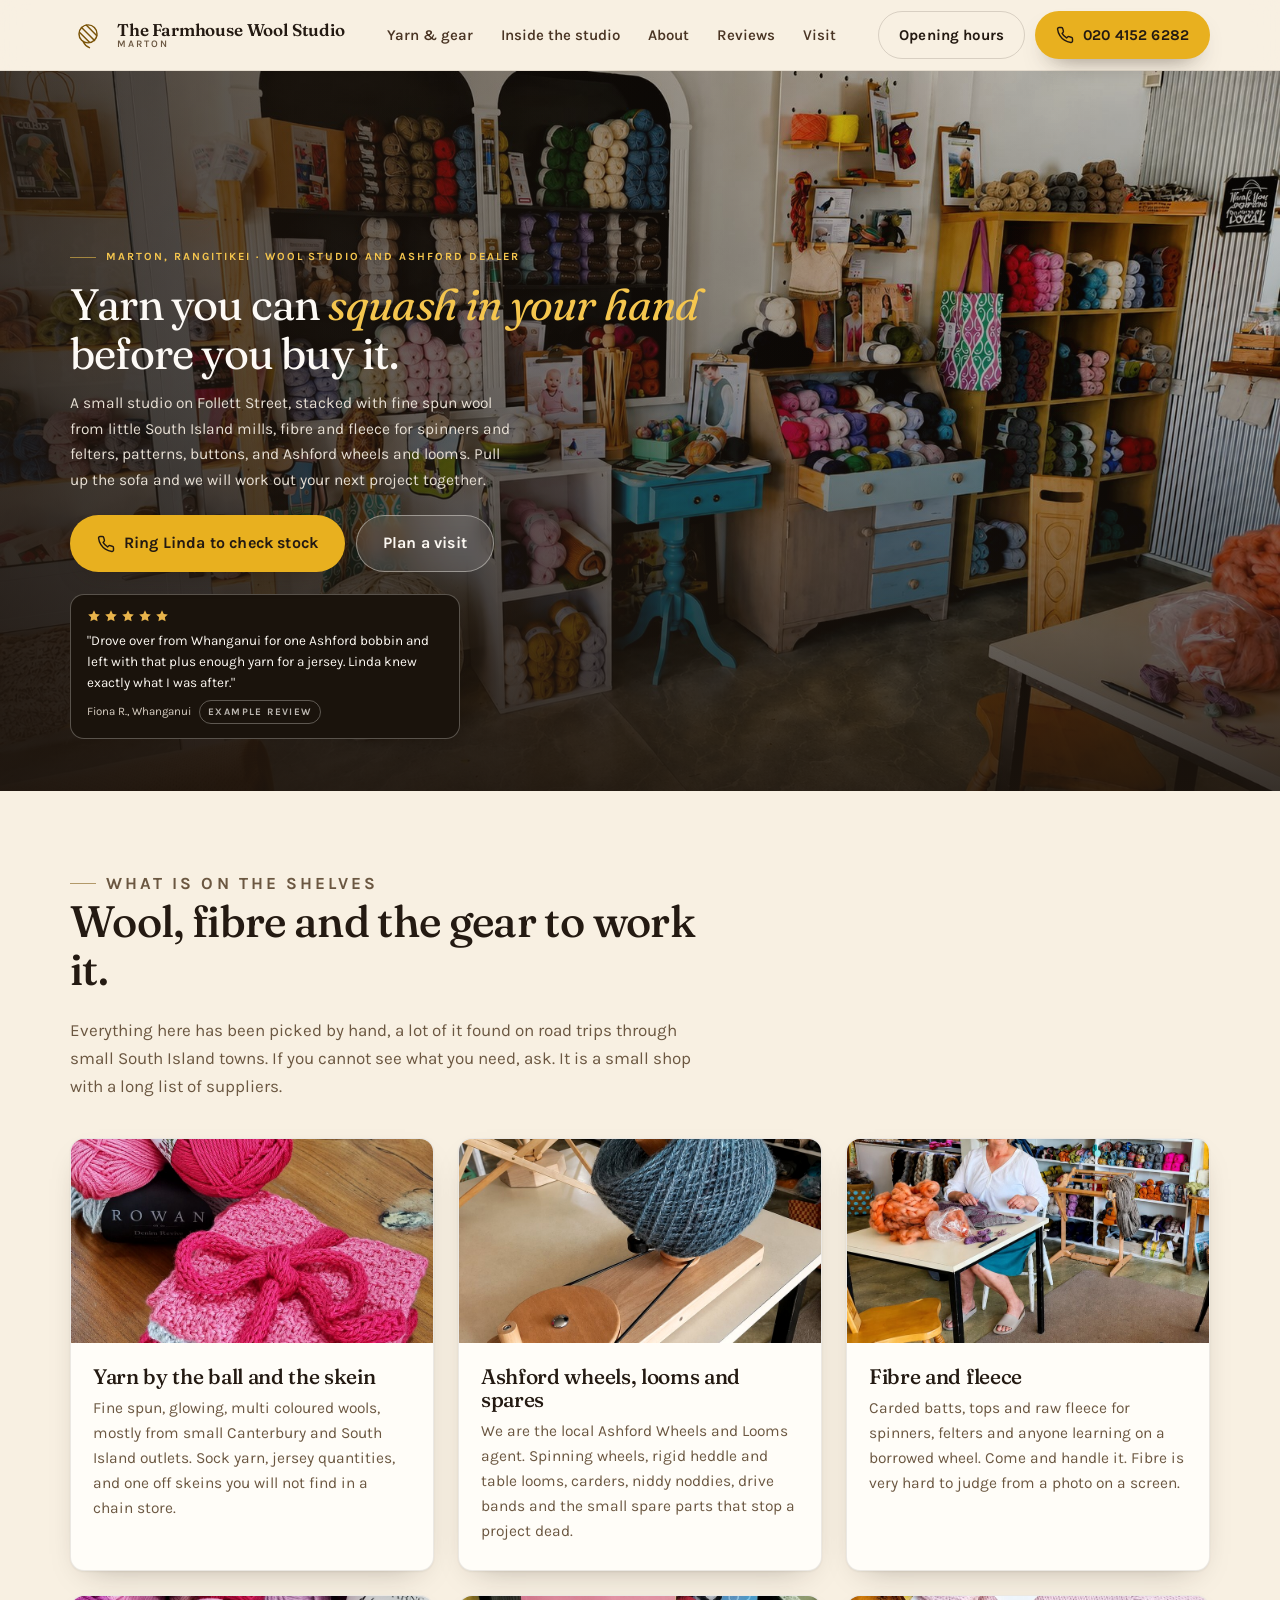
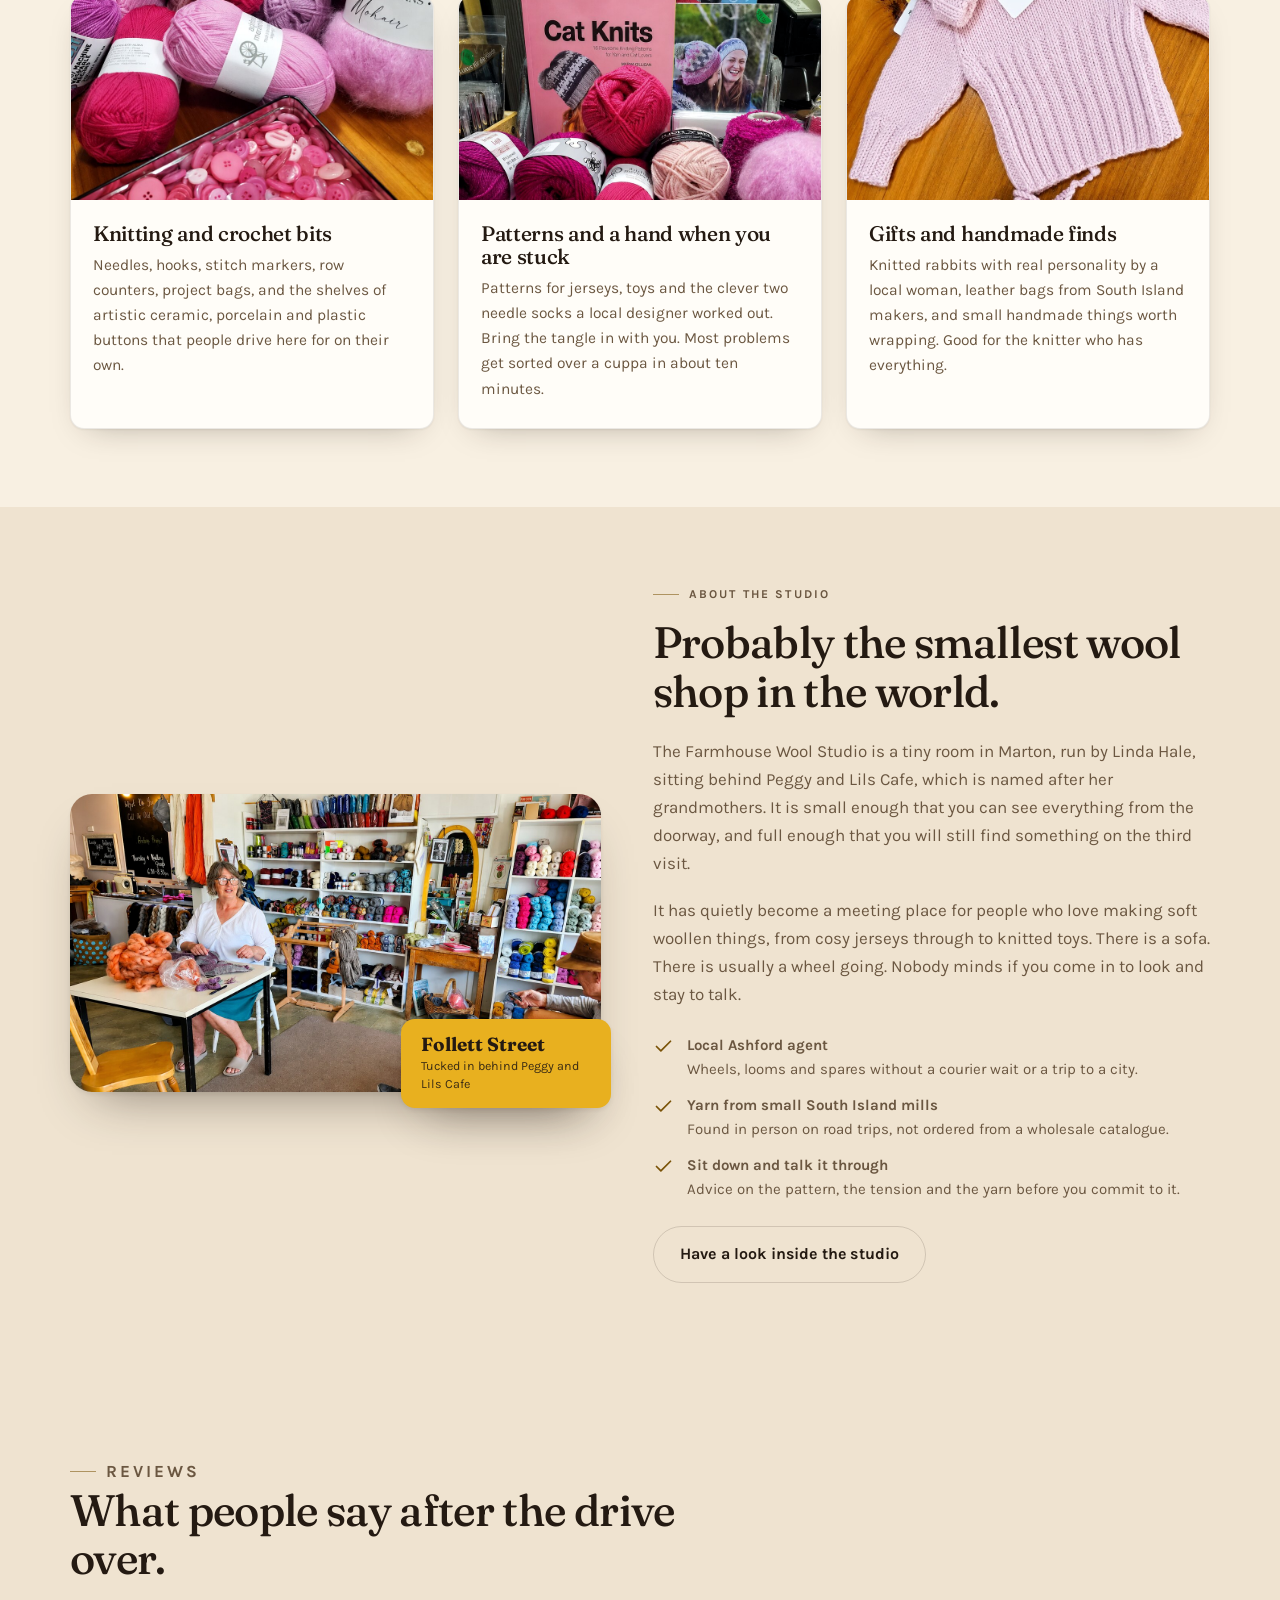
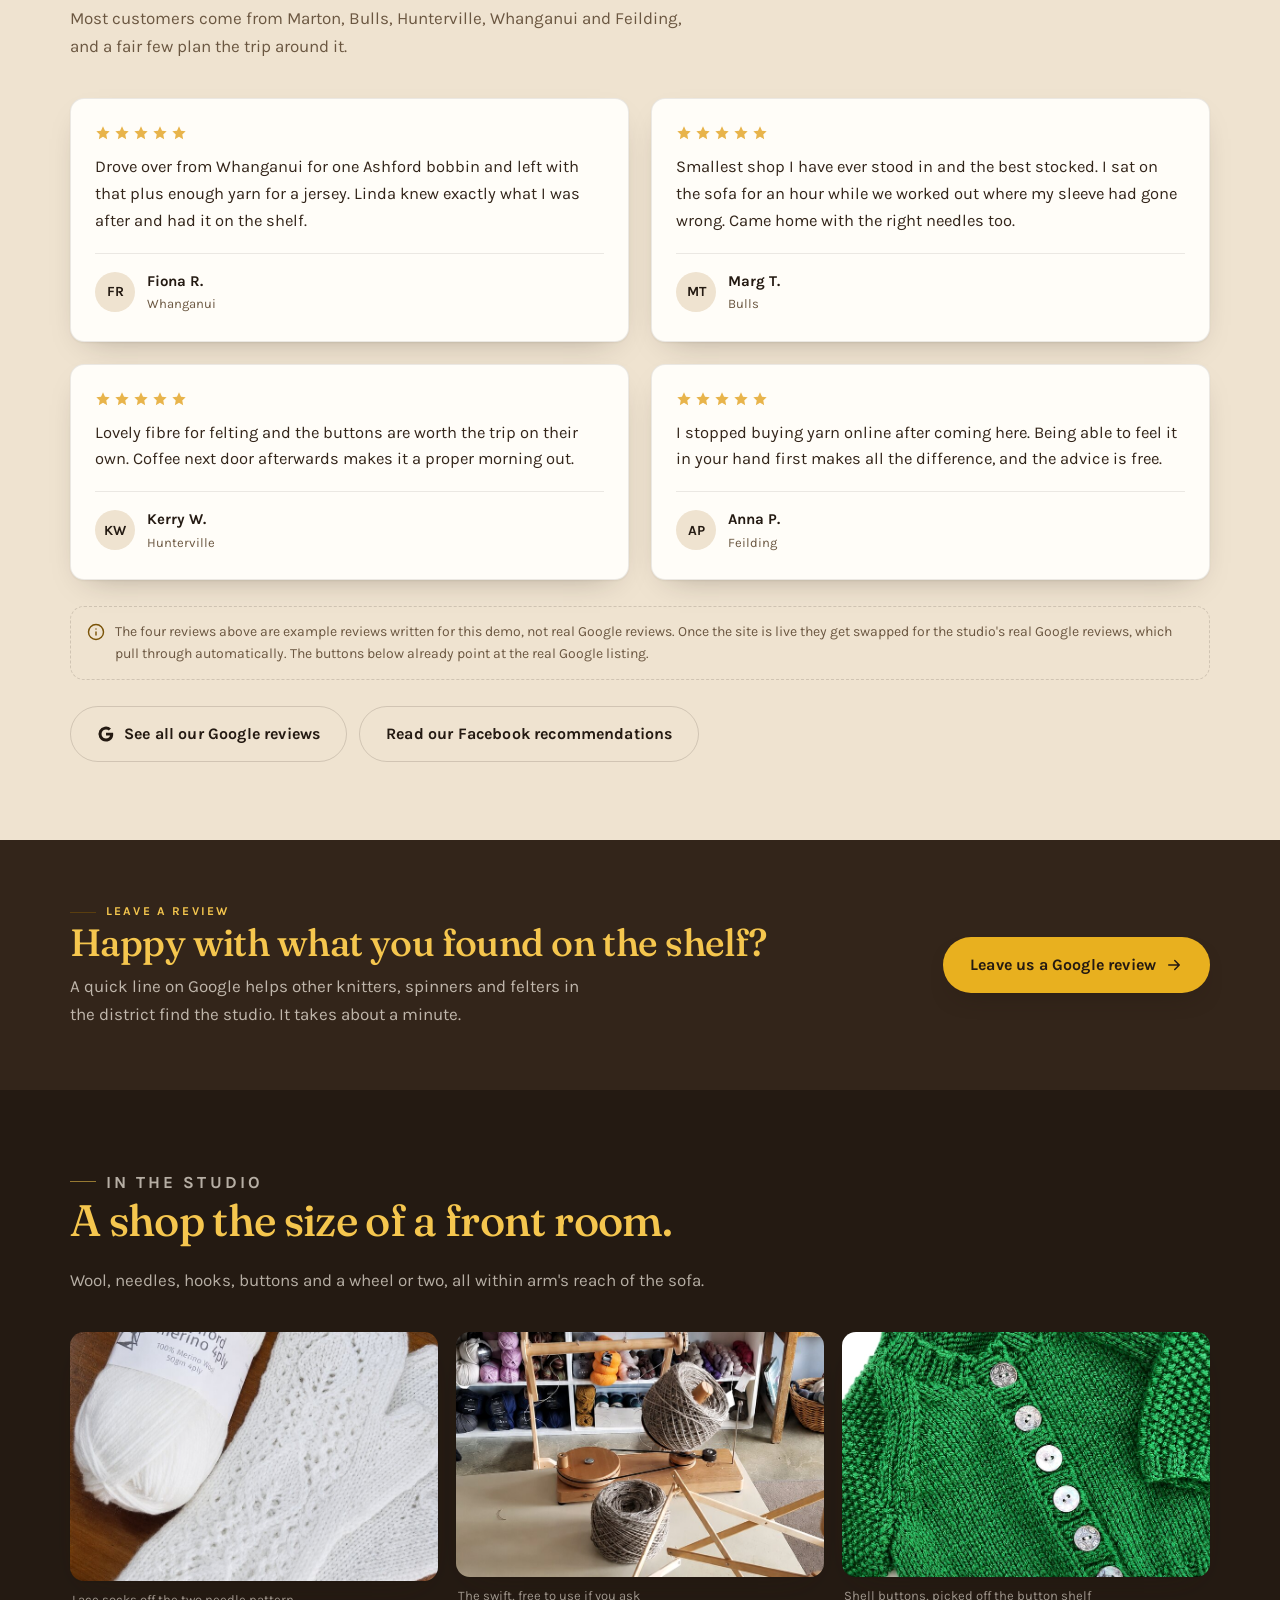
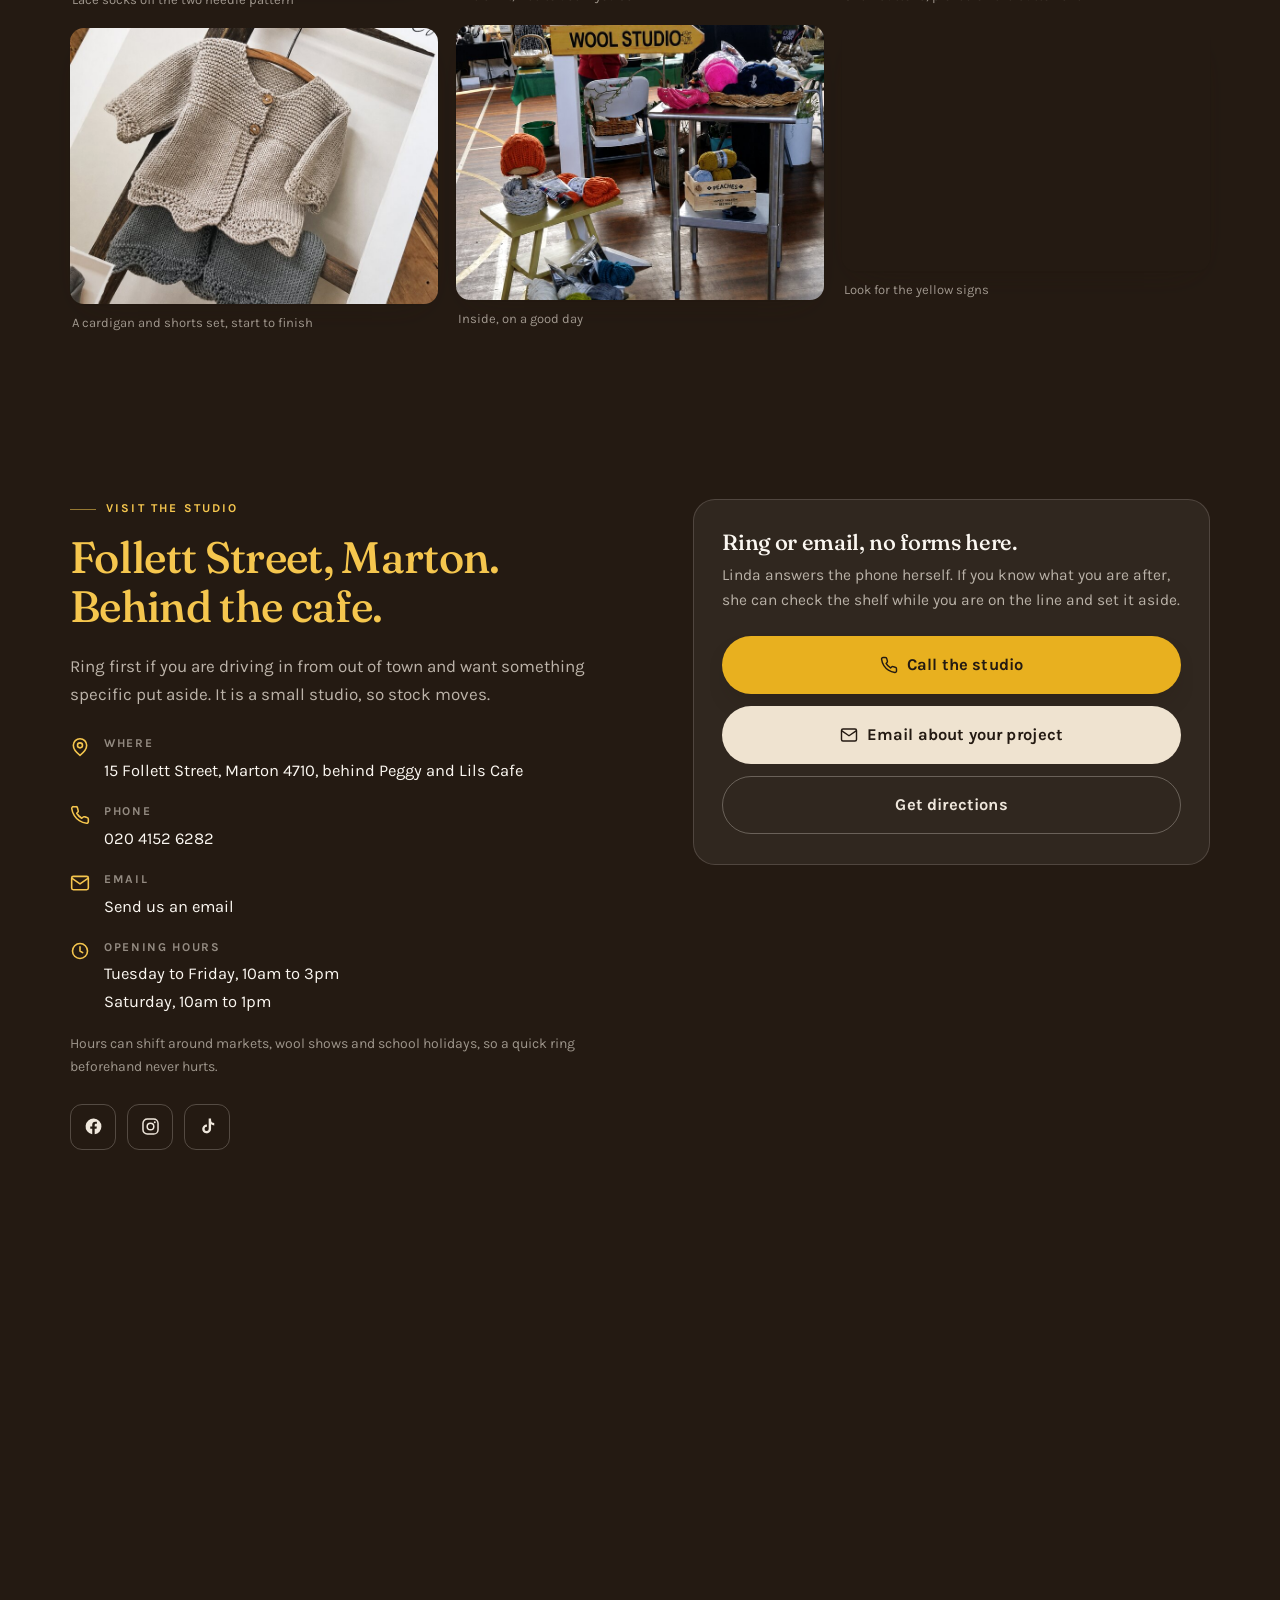
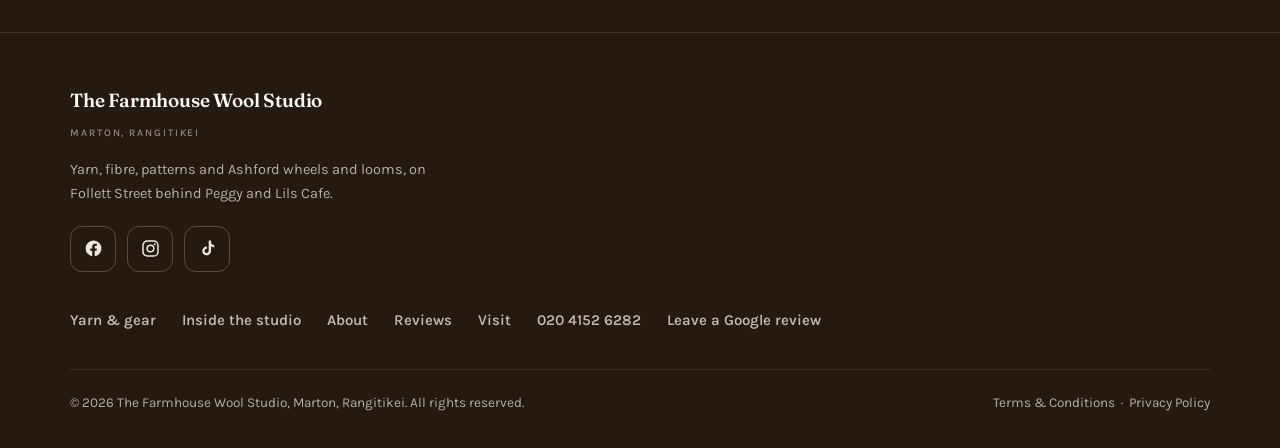
<file: index.html>
<!DOCTYPE html>
<html lang="en-NZ">
<head>
<meta charset="utf-8">
<meta name="viewport" content="width=device-width, initial-scale=1">
<title>The Farmhouse Wool Studio | Wool shop and Ashford dealer, Marton</title>
<meta name="description" content="A small wool studio on Follett Street in Marton. Fine spun South Island yarn, fibre and fleece, patterns, knitting and crochet gear, and Ashford wheels and looms. Ring Linda or drop in.">
<link rel="icon" href="favicon.svg" type="image/svg+xml">
<meta property="og:type" content="website">
<meta property="og:title" content="The Farmhouse Wool Studio | Wool shop and Ashford dealer, Marton">
<meta property="og:description" content="Fine spun South Island yarn, fibre and fleece, patterns and Ashford wheels and looms, on Follett Street in Marton.">
<meta property="og:image" content="img/og.jpg">
<meta name="twitter:card" content="summary_large_image">
<link rel="preconnect" href="https://fonts.googleapis.com">
<link rel="preconnect" href="https://fonts.gstatic.com" crossorigin>
<link href="https://fonts.googleapis.com/css2?family=Fraunces:ital,opsz,wght@0,9..144,300..700;1,9..144,300..600&family=Karla:wght@400;500;600;700&display=swap" rel="stylesheet">
<link rel="stylesheet" href="assets/site.css">
</head>
<body>

<!-- Opening animation -->
<div id="intro" aria-hidden="true">
  <div class="intro-mark">The Farmhouse Wool Studio</div>
  <div class="intro-thread"></div>
</div>

<!-- ============================ NAV ============================ -->
<header class="nav">
  <div class="wrap nav-inner">
    <a class="brand" href="index.html" aria-label="The Farmhouse Wool Studio, home">
      <svg class="brand-mark" viewBox="0 0 64 64" fill="none" stroke="currentColor" stroke-width="2.6" stroke-linecap="round" aria-hidden="true">
        <circle cx="32" cy="30" r="16"/><path d="M20.5 18.8 43.6 41.9"/><path d="M17.2 27.5 34.6 44.9"/><path d="M28.8 14.4 47.7 33.3"/><path d="M23.5 43.9c2.6 5.4 6.4 8.8 11 10.6"/>
      </svg>
      <span class="brand-txt">
        <span class="brand-name">The Farmhouse Wool Studio</span>
        <span class="brand-sub">Marton</span>
      </span>
    </a>

    <nav class="nav-links" aria-label="Primary">
      <a href="#yarn">Yarn &amp; gear</a>
      <a href="studio.html">Inside the studio</a>
      <a href="#about">About</a>
      <a href="#reviews">Reviews</a>
      <a href="#visit">Visit</a>
    </nav>

    <div class="nav-cta">
      <a class="btn btn-ghost" href="#visit">Opening hours</a>
      <a class="btn btn-primary" href="tel:+642041526282">
        <svg viewBox="0 0 24 24" fill="none" stroke="currentColor" stroke-width="1.9" stroke-linecap="round" stroke-linejoin="round" aria-hidden="true"><path d="M22 16.9v3a2 2 0 0 1-2.2 2 19.8 19.8 0 0 1-8.6-3.1 19.5 19.5 0 0 1-6-6A19.8 19.8 0 0 1 2.1 4.2 2 2 0 0 1 4.1 2h3a2 2 0 0 1 2 1.7c.1 1 .4 1.9.7 2.8a2 2 0 0 1-.5 2.1L8.1 9.9a16 16 0 0 0 6 6l1.3-1.2a2 2 0 0 1 2.1-.5c.9.3 1.8.6 2.8.7a2 2 0 0 1 1.7 2Z"/></svg>
        <span class="btn-lbl">020 4152 6282</span>
      </a>
      <button class="burger" aria-label="Open menu" aria-expanded="false" aria-controls="mobile-menu">
        <svg viewBox="0 0 24 24" fill="none" stroke="currentColor" stroke-width="2" stroke-linecap="round" aria-hidden="true"><path d="M3 6h18M3 12h18M3 18h18"/></svg>
      </button>
    </div>
  </div>

  <div class="mobile-menu" id="mobile-menu">
    <a href="#yarn">Yarn &amp; gear</a>
    <a href="studio.html">Inside the studio</a>
    <a href="#about">About the studio</a>
    <a href="#reviews">Reviews</a>
    <a href="#visit">Visit and opening hours</a>
    <div class="mm-cta">
      <a class="btn btn-primary btn-block" href="tel:+642041526282">Ring Linda on 020 4152 6282</a>
      <a class="btn btn-ghost btn-block" href="#visit">Find the studio</a>
    </div>
  </div>
</header>

<!-- ============================ HERO ============================ -->
<section class="hero" id="top">
  <div class="hero-slides" aria-hidden="true">
    <img class="active" src="img/hero-studio.jpg" alt="" width="1672" height="941" fetchpriority="high" decoding="async">
  </div>
  <div class="hero-veil"></div>

  <div class="wrap hero-inner">
    <p class="eyebrow hero-eyebrow">Marton, Rangitikei &middot; Wool studio and Ashford dealer</p>
    <h1>Yarn you can <em>squash in your hand</em> before you buy it.</h1>
    <p class="hero-sub">A small studio on Follett Street, stacked with fine spun wool from little South Island mills, fibre and fleece for spinners and felters, patterns, buttons, and Ashford wheels and looms. Pull up the sofa and we will work out your next project together.</p>

    <div class="hero-cta">
      <a class="btn btn-primary" href="tel:+642041526282">
        <svg viewBox="0 0 24 24" fill="none" stroke="currentColor" stroke-width="1.9" stroke-linecap="round" stroke-linejoin="round" aria-hidden="true"><path d="M22 16.9v3a2 2 0 0 1-2.2 2 19.8 19.8 0 0 1-8.6-3.1 19.5 19.5 0 0 1-6-6A19.8 19.8 0 0 1 2.1 4.2 2 2 0 0 1 4.1 2h3a2 2 0 0 1 2 1.7c.1 1 .4 1.9.7 2.8a2 2 0 0 1-.5 2.1L8.1 9.9a16 16 0 0 0 6 6l1.3-1.2a2 2 0 0 1 2.1-.5c.9.3 1.8.6 2.8.7a2 2 0 0 1 1.7 2Z"/></svg>
        Ring Linda to check stock
      </a>
      <a class="btn btn-glass" href="#visit">Plan a visit</a>
    </div>

    <div class="hero-quote" aria-label="What customers say">
      <div class="stars" aria-hidden="true">
        <svg viewBox="0 0 24 24" fill="currentColor"><path d="m12 2 3 6.5 7 .9-5.1 4.8 1.3 7L12 17.8 5.8 21.2l1.3-7L2 9.4l7-.9Z"/></svg>
        <svg viewBox="0 0 24 24" fill="currentColor"><path d="m12 2 3 6.5 7 .9-5.1 4.8 1.3 7L12 17.8 5.8 21.2l1.3-7L2 9.4l7-.9Z"/></svg>
        <svg viewBox="0 0 24 24" fill="currentColor"><path d="m12 2 3 6.5 7 .9-5.1 4.8 1.3 7L12 17.8 5.8 21.2l1.3-7L2 9.4l7-.9Z"/></svg>
        <svg viewBox="0 0 24 24" fill="currentColor"><path d="m12 2 3 6.5 7 .9-5.1 4.8 1.3 7L12 17.8 5.8 21.2l1.3-7L2 9.4l7-.9Z"/></svg>
        <svg viewBox="0 0 24 24" fill="currentColor"><path d="m12 2 3 6.5 7 .9-5.1 4.8 1.3 7L12 17.8 5.8 21.2l1.3-7L2 9.4l7-.9Z"/></svg>
      </div>
      <div class="hq-slide on">
        <p class="hq-text">"Drove over from Whanganui for one Ashford bobbin and left with that plus enough yarn for a jersey. Linda knew exactly what I was after."</p>
        <p class="hq-meta">Fiona R., Whanganui <span class="tag-example">Example review</span></p>
      </div>
      <div class="hq-slide">
        <p class="hq-text">"Smallest shop I have ever stood in and the best stocked. I sat on the sofa for an hour while we worked out where my sleeve had gone wrong."</p>
        <p class="hq-meta">Marg T., Bulls <span class="tag-example">Example review</span></p>
      </div>
      <div class="hq-slide">
        <p class="hq-text">"I stopped buying yarn online after coming here. Being able to feel it in your hand first makes all the difference."</p>
        <p class="hq-meta">Anna P., Feilding <span class="tag-example">Example review</span></p>
      </div>
    </div>
  </div>
</section>

<!-- ============================ SERVICES ============================ -->
<section class="band-cream" id="yarn">
  <div class="wrap">
    <div class="sec-head rv">
      <p class="eyebrow">What is on the shelves</p>
      <h2>Wool, fibre and the gear to work it.</h2>
      <p>Everything here has been picked by hand, a lot of it found on road trips through small South Island towns. If you cannot see what you need, ask. It is a small shop with a long list of suppliers.</p>
    </div>

    <div class="svc-grid">
      <article class="svc rv">
        <div class="svc-img"><img src="img/svc-yarn.jpg" alt="Balls of Rowan cotton beside a stack of hand crocheted squares tied with ribbon" width="900" height="506" loading="lazy" decoding="async"></div>
        <div class="svc-body">
          <h3>Yarn by the ball and the skein</h3>
          <p>Fine spun, glowing, multi coloured wools, mostly from small Canterbury and South Island outlets. Sock yarn, jersey quantities, and one off skeins you will not find in a chain store.</p>
        </div>
      </article>

      <article class="svc rv" data-delay="60">
        <div class="svc-img"><img src="img/svc-ashford.jpg" alt="An Ashford ball winder turning a cake of blue grey yarn, with a wooden swift behind it" width="900" height="506" loading="lazy" decoding="async"></div>
        <div class="svc-body">
          <h3>Ashford wheels, looms and spares</h3>
          <p>We are the local Ashford Wheels and Looms agent. Spinning wheels, rigid heddle and table looms, carders, niddy noddies, drive bands and the small spare parts that stop a project dead.</p>
        </div>
      </article>

      <article class="svc rv" data-delay="120">
        <div class="svc-img"><img src="img/svc-fibre.jpg" alt="Loose orange and grey carded fibre spread out on the studio table" width="900" height="506" loading="lazy" decoding="async"></div>
        <div class="svc-body">
          <h3>Fibre and fleece</h3>
          <p>Carded batts, tops and raw fleece for spinners, felters and anyone learning on a borrowed wheel. Come and handle it. Fibre is very hard to judge from a photo on a screen.</p>
        </div>
      </article>

      <article class="svc rv">
        <div class="svc-img"><img src="img/svc-accessories.jpg" alt="A tin of pink buttons in front of shelves of pink and magenta yarn" width="900" height="506" loading="lazy" decoding="async"></div>
        <div class="svc-body">
          <h3>Knitting and crochet bits</h3>
          <p>Needles, hooks, stitch markers, row counters, project bags, and the shelves of artistic ceramic, porcelain and plastic buttons that people drive here for on their own.</p>
        </div>
      </article>

      <article class="svc rv" data-delay="60">
        <div class="svc-img"><img src="img/svc-patterns.jpg" alt="A Cat Knits pattern book propped up behind a basket of pink and mohair yarn" width="900" height="506" loading="lazy" decoding="async"></div>
        <div class="svc-body">
          <h3>Patterns and a hand when you are stuck</h3>
          <p>Patterns for jerseys, toys and the clever two needle socks a local designer worked out. Bring the tangle in with you. Most problems get sorted over a cuppa in about ten minutes.</p>
        </div>
      </article>

      <article class="svc rv" data-delay="120">
        <div class="svc-img"><img src="img/svc-gifts.jpg" alt="A hand knitted pink baby jumper and matching booties with their maker tags still on" width="900" height="506" loading="lazy" decoding="async"></div>
        <div class="svc-body">
          <h3>Gifts and handmade finds</h3>
          <p>Knitted rabbits with real personality by a local woman, leather bags from South Island makers, and small handmade things worth wrapping. Good for the knitter who has everything.</p>
        </div>
      </article>
    </div>
  </div>
</section>

<!-- ============================ ABOUT ============================ -->
<section class="band-bone" id="about">
  <div class="wrap about-grid">
    <div class="about-media rv">
      <img src="img/about-linda.jpg" alt="Linda sitting at the studio table sorting fibre, with the yarn shelves behind her" width="1400" height="788" loading="lazy" decoding="async">
      <div class="corner-tag">
        <strong>Follett Street</strong>
        <span>Tucked in behind Peggy and Lils Cafe</span>
      </div>
    </div>

    <div class="about-copy rv" data-delay="80">
      <p class="eyebrow">About the studio</p>
      <h2>Probably the smallest wool shop in the world.</h2>
      <p>The Farmhouse Wool Studio is a tiny room in Marton, run by Linda Hale, sitting behind Peggy and Lils Cafe, which is named after her grandmothers. It is small enough that you can see everything from the doorway, and full enough that you will still find something on the third visit.</p>
      <p>It has quietly become a meeting place for people who love making soft woollen things, from cosy jerseys through to knitted toys. There is a sofa. There is usually a wheel going. Nobody minds if you come in to look and stay to talk.</p>

      <ul class="checks">
        <li>
          <svg viewBox="0 0 24 24" fill="none" stroke="currentColor" stroke-width="2" stroke-linecap="round" stroke-linejoin="round" aria-hidden="true"><path d="M20 6 9 17l-5-5"/></svg>
          <span><strong>Local Ashford agent</strong>Wheels, looms and spares without a courier wait or a trip to a city.</span>
        </li>
        <li>
          <svg viewBox="0 0 24 24" fill="none" stroke="currentColor" stroke-width="2" stroke-linecap="round" stroke-linejoin="round" aria-hidden="true"><path d="M20 6 9 17l-5-5"/></svg>
          <span><strong>Yarn from small South Island mills</strong>Found in person on road trips, not ordered from a wholesale catalogue.</span>
        </li>
        <li>
          <svg viewBox="0 0 24 24" fill="none" stroke="currentColor" stroke-width="2" stroke-linecap="round" stroke-linejoin="round" aria-hidden="true"><path d="M20 6 9 17l-5-5"/></svg>
          <span><strong>Sit down and talk it through</strong>Advice on the pattern, the tension and the yarn before you commit to it.</span>
        </li>
      </ul>

      <p style="margin-top:26px">
        <a class="btn btn-ghost" href="studio.html">Have a look inside the studio</a>
      </p>
    </div>
  </div>
</section>

<!-- ============================ REVIEWS ============================ -->
<section class="band-bone" id="reviews">
  <div class="wrap">
    <div class="sec-head rv">
      <p class="eyebrow">Reviews</p>
      <h2>What people say after the drive over.</h2>
      <p>Most customers come from Marton, Bulls, Hunterville, Whanganui and Feilding, and a fair few plan the trip around it.</p>
    </div>

    <div class="rev-grid">
      <article class="rev rv">
        <div class="stars" aria-label="5 out of 5 stars">
          <svg viewBox="0 0 24 24" fill="currentColor" aria-hidden="true"><path d="m12 2 3 6.5 7 .9-5.1 4.8 1.3 7L12 17.8 5.8 21.2l1.3-7L2 9.4l7-.9Z"/></svg>
          <svg viewBox="0 0 24 24" fill="currentColor" aria-hidden="true"><path d="m12 2 3 6.5 7 .9-5.1 4.8 1.3 7L12 17.8 5.8 21.2l1.3-7L2 9.4l7-.9Z"/></svg>
          <svg viewBox="0 0 24 24" fill="currentColor" aria-hidden="true"><path d="m12 2 3 6.5 7 .9-5.1 4.8 1.3 7L12 17.8 5.8 21.2l1.3-7L2 9.4l7-.9Z"/></svg>
          <svg viewBox="0 0 24 24" fill="currentColor" aria-hidden="true"><path d="m12 2 3 6.5 7 .9-5.1 4.8 1.3 7L12 17.8 5.8 21.2l1.3-7L2 9.4l7-.9Z"/></svg>
          <svg viewBox="0 0 24 24" fill="currentColor" aria-hidden="true"><path d="m12 2 3 6.5 7 .9-5.1 4.8 1.3 7L12 17.8 5.8 21.2l1.3-7L2 9.4l7-.9Z"/></svg>
        </div>
        <blockquote>Drove over from Whanganui for one Ashford bobbin and left with that plus enough yarn for a jersey. Linda knew exactly what I was after and had it on the shelf.</blockquote>
        <div class="rev-who">
          <div class="rev-ini" aria-hidden="true">FR</div>
          <div><b>Fiona R.</b><span>Whanganui</span></div>
        </div>
      </article>

      <article class="rev rv" data-delay="60">
        <div class="stars" aria-label="5 out of 5 stars">
          <svg viewBox="0 0 24 24" fill="currentColor" aria-hidden="true"><path d="m12 2 3 6.5 7 .9-5.1 4.8 1.3 7L12 17.8 5.8 21.2l1.3-7L2 9.4l7-.9Z"/></svg>
          <svg viewBox="0 0 24 24" fill="currentColor" aria-hidden="true"><path d="m12 2 3 6.5 7 .9-5.1 4.8 1.3 7L12 17.8 5.8 21.2l1.3-7L2 9.4l7-.9Z"/></svg>
          <svg viewBox="0 0 24 24" fill="currentColor" aria-hidden="true"><path d="m12 2 3 6.5 7 .9-5.1 4.8 1.3 7L12 17.8 5.8 21.2l1.3-7L2 9.4l7-.9Z"/></svg>
          <svg viewBox="0 0 24 24" fill="currentColor" aria-hidden="true"><path d="m12 2 3 6.5 7 .9-5.1 4.8 1.3 7L12 17.8 5.8 21.2l1.3-7L2 9.4l7-.9Z"/></svg>
          <svg viewBox="0 0 24 24" fill="currentColor" aria-hidden="true"><path d="m12 2 3 6.5 7 .9-5.1 4.8 1.3 7L12 17.8 5.8 21.2l1.3-7L2 9.4l7-.9Z"/></svg>
        </div>
        <blockquote>Smallest shop I have ever stood in and the best stocked. I sat on the sofa for an hour while we worked out where my sleeve had gone wrong. Came home with the right needles too.</blockquote>
        <div class="rev-who">
          <div class="rev-ini" aria-hidden="true">MT</div>
          <div><b>Marg T.</b><span>Bulls</span></div>
        </div>
      </article>

      <article class="rev rv" data-delay="120">
        <div class="stars" aria-label="5 out of 5 stars">
          <svg viewBox="0 0 24 24" fill="currentColor" aria-hidden="true"><path d="m12 2 3 6.5 7 .9-5.1 4.8 1.3 7L12 17.8 5.8 21.2l1.3-7L2 9.4l7-.9Z"/></svg>
          <svg viewBox="0 0 24 24" fill="currentColor" aria-hidden="true"><path d="m12 2 3 6.5 7 .9-5.1 4.8 1.3 7L12 17.8 5.8 21.2l1.3-7L2 9.4l7-.9Z"/></svg>
          <svg viewBox="0 0 24 24" fill="currentColor" aria-hidden="true"><path d="m12 2 3 6.5 7 .9-5.1 4.8 1.3 7L12 17.8 5.8 21.2l1.3-7L2 9.4l7-.9Z"/></svg>
          <svg viewBox="0 0 24 24" fill="currentColor" aria-hidden="true"><path d="m12 2 3 6.5 7 .9-5.1 4.8 1.3 7L12 17.8 5.8 21.2l1.3-7L2 9.4l7-.9Z"/></svg>
          <svg viewBox="0 0 24 24" fill="currentColor" aria-hidden="true"><path d="m12 2 3 6.5 7 .9-5.1 4.8 1.3 7L12 17.8 5.8 21.2l1.3-7L2 9.4l7-.9Z"/></svg>
        </div>
        <blockquote>Lovely fibre for felting and the buttons are worth the trip on their own. Coffee next door afterwards makes it a proper morning out.</blockquote>
        <div class="rev-who">
          <div class="rev-ini" aria-hidden="true">KW</div>
          <div><b>Kerry W.</b><span>Hunterville</span></div>
        </div>
      </article>

      <article class="rev rv" data-delay="180">
        <div class="stars" aria-label="5 out of 5 stars">
          <svg viewBox="0 0 24 24" fill="currentColor" aria-hidden="true"><path d="m12 2 3 6.5 7 .9-5.1 4.8 1.3 7L12 17.8 5.8 21.2l1.3-7L2 9.4l7-.9Z"/></svg>
          <svg viewBox="0 0 24 24" fill="currentColor" aria-hidden="true"><path d="m12 2 3 6.5 7 .9-5.1 4.8 1.3 7L12 17.8 5.8 21.2l1.3-7L2 9.4l7-.9Z"/></svg>
          <svg viewBox="0 0 24 24" fill="currentColor" aria-hidden="true"><path d="m12 2 3 6.5 7 .9-5.1 4.8 1.3 7L12 17.8 5.8 21.2l1.3-7L2 9.4l7-.9Z"/></svg>
          <svg viewBox="0 0 24 24" fill="currentColor" aria-hidden="true"><path d="m12 2 3 6.5 7 .9-5.1 4.8 1.3 7L12 17.8 5.8 21.2l1.3-7L2 9.4l7-.9Z"/></svg>
          <svg viewBox="0 0 24 24" fill="currentColor" aria-hidden="true"><path d="m12 2 3 6.5 7 .9-5.1 4.8 1.3 7L12 17.8 5.8 21.2l1.3-7L2 9.4l7-.9Z"/></svg>
        </div>
        <blockquote>I stopped buying yarn online after coming here. Being able to feel it in your hand first makes all the difference, and the advice is free.</blockquote>
        <div class="rev-who">
          <div class="rev-ini" aria-hidden="true">AP</div>
          <div><b>Anna P.</b><span>Feilding</span></div>
        </div>
      </article>
    </div>

    <div class="rev-note rv">
      <svg viewBox="0 0 24 24" fill="none" stroke="currentColor" stroke-width="1.9" stroke-linecap="round" stroke-linejoin="round" aria-hidden="true"><circle cx="12" cy="12" r="10"/><path d="M12 16v-4M12 8h.01"/></svg>
      <span>The four reviews above are example reviews written for this demo, not real Google reviews. Once the site is live they get swapped for the studio's real Google reviews, which pull through automatically. The buttons below already point at the real Google listing.</span>
    </div>

    <div class="rev-actions rv">
      <a class="btn btn-ghost" href="https://www.google.com/maps/search/?api=1&amp;query=The+Farmhouse+Wool+Studio+15+Follett+Street+Marton" target="_blank" rel="noopener">
        <svg viewBox="0 0 24 24" fill="currentColor" aria-hidden="true"><path d="M21.6 12.2c0-.7-.1-1.4-.2-2H12v3.9h5.4a4.6 4.6 0 0 1-2 3v2.5h3.2c1.9-1.7 3-4.3 3-7.4Z"/><path d="M12 22c2.7 0 5-.9 6.6-2.4l-3.2-2.5c-.9.6-2 1-3.4 1-2.6 0-4.8-1.7-5.6-4.1H3.1v2.6A10 10 0 0 0 12 22Z"/><path d="M6.4 14c-.2-.6-.3-1.3-.3-2s.1-1.4.3-2V7.4H3.1a10 10 0 0 0 0 9.2L6.4 14Z"/><path d="M12 5.9c1.5 0 2.8.5 3.8 1.5l2.8-2.8A10 10 0 0 0 3.1 7.4L6.4 10c.8-2.4 3-4.1 5.6-4.1Z"/></svg>
        See all our Google reviews
      </a>
      <a class="btn btn-ghost" href="https://www.facebook.com/thefarmhousemarton/" target="_blank" rel="noopener">Read our Facebook recommendations</a>
    </div>
  </div>
</section>

<!-- ============================ LEAVE A REVIEW ============================ -->
<section class="leave">
  <div class="wrap leave-inner">
    <div class="rv">
      <p class="eyebrow" style="color:var(--accent-2)">Leave a review</p>
      <h2>Happy with what you found on the shelf?</h2>
      <p>A quick line on Google helps other knitters, spinners and felters in the district find the studio. It takes about a minute.</p>
    </div>
    <a class="btn btn-primary rv" data-delay="80" href="https://www.google.com/maps/search/?api=1&amp;query=The+Farmhouse+Wool+Studio+15+Follett+Street+Marton" target="_blank" rel="noopener">
      Leave us a Google review
      <svg viewBox="0 0 24 24" fill="none" stroke="currentColor" stroke-width="2" stroke-linecap="round" stroke-linejoin="round" aria-hidden="true"><path d="M5 12h14M13 6l6 6-6 6"/></svg>
    </a>
  </div>
</section>

<!-- ============================ GALLERY ============================ -->
<section class="band-dark on-dark" id="gallery">
  <div class="wrap">
    <div class="sec-head rv">
      <p class="eyebrow">In the studio</p>
      <h2>A shop the size of a front room.</h2>
      <p>Wool, needles, hooks, buttons and a wheel or two, all within arm's reach of the sofa.</p>
    </div>

    <div class="masonry rv">
      <figure><img src="img/g-lace-socks.jpg" alt="A ball of Ashford white merino beside a finished pair of lace knitted socks" width="800" height="540" loading="lazy" decoding="async"><figcaption>Lace socks off the two needle pattern</figcaption></figure>
      <figure><img src="img/g-baby-set.jpg" alt="A knitted oatmeal cardigan hanging above matching grey shorts" width="800" height="600" loading="lazy" decoding="async"><figcaption>A cardigan and shorts set, start to finish</figcaption></figure>
      <figure><img src="img/g-swift.jpg" alt="A wooden swift and ball winder set up in front of the yarn shelves" width="800" height="533" loading="lazy" decoding="async"><figcaption>The swift, free to use if you ask</figcaption></figure>
      <figure><img src="img/g-inside.jpg" alt="Inside the studio, tables of yarn and knitted hats under the Wool Studio sign" width="800" height="599" loading="lazy" decoding="async"><figcaption>Inside, on a good day</figcaption></figure>
      <figure><img src="img/g-green-cardi.jpg" alt="Close up of a green knitted cardigan with shell buttons down the front" width="800" height="533" loading="lazy" decoding="async"><figcaption>Shell buttons, picked off the button shelf</figcaption></figure>
      <figure><img src="img/g-signs.jpg" alt="The yellow Farmhouse Wool Studio signs out on Follett Street with knitted bunting" width="800" height="536" loading="lazy" decoding="async"><figcaption>Look for the yellow signs</figcaption></figure>
    </div>
  </div>
</section>

<!-- ============================ CONTACT ============================ -->
<section class="contact" id="visit">
  <div class="wrap contact-grid on-dark">
    <div class="rv">
      <p class="eyebrow">Visit the studio</p>
      <h2>Follett Street, Marton. Behind the cafe.</h2>
      <p style="color:rgba(239,231,220,.75)">Ring first if you are driving in from out of town and want something specific put aside. It is a small studio, so stock moves.</p>

      <ul class="info-rows">
        <li>
          <svg viewBox="0 0 24 24" fill="none" stroke="currentColor" stroke-width="1.9" stroke-linecap="round" stroke-linejoin="round" aria-hidden="true"><path d="M20 10c0 6-8 12-8 12s-8-6-8-12a8 8 0 0 1 16 0Z"/><circle cx="12" cy="10" r="3"/></svg>
          <div><b>Where</b><span>15 Follett Street, Marton 4710, behind Peggy and Lils Cafe</span></div>
        </li>
        <li>
          <svg viewBox="0 0 24 24" fill="none" stroke="currentColor" stroke-width="1.9" stroke-linecap="round" stroke-linejoin="round" aria-hidden="true"><path d="M22 16.9v3a2 2 0 0 1-2.2 2 19.8 19.8 0 0 1-8.6-3.1 19.5 19.5 0 0 1-6-6A19.8 19.8 0 0 1 2.1 4.2 2 2 0 0 1 4.1 2h3a2 2 0 0 1 2 1.7c.1 1 .4 1.9.7 2.8a2 2 0 0 1-.5 2.1L8.1 9.9a16 16 0 0 0 6 6l1.3-1.2a2 2 0 0 1 2.1-.5c.9.3 1.8.6 2.8.7a2 2 0 0 1 1.7 2Z"/></svg>
          <div><b>Phone</b><a href="tel:+642041526282">020 4152 6282</a></div>
        </li>
        <li>
          <svg viewBox="0 0 24 24" fill="none" stroke="currentColor" stroke-width="1.9" stroke-linecap="round" stroke-linejoin="round" aria-hidden="true"><rect x="2" y="4" width="20" height="16" rx="2"/><path d="m2.5 6.5 9.5 6.5 9.5-6.5"/></svg>
          <div><b>Email</b><a href="#" data-gmail data-user="lhale" data-domain="xtra.co.nz" data-su="Yarn%20enquiry%20for%20The%20Farmhouse%20Wool%20Studio" data-body="Hi%20Linda%2C%0A%0AI%20am%20after%20some%20yarn%20or%20gear%20from%20the%20studio.%0A%0AWhat%20I%20am%20looking%20for%3A%20%0AWhen%20I%20can%20call%20in%3A%20%0A%0AThanks%2C%0A">Send us an email</a></div>
        </li>
        <li>
          <svg viewBox="0 0 24 24" fill="none" stroke="currentColor" stroke-width="1.9" stroke-linecap="round" stroke-linejoin="round" aria-hidden="true"><circle cx="12" cy="12" r="9"/><path d="M12 7v5l3.2 1.9"/></svg>
          <div><b>Opening hours</b><span>Tuesday to Friday, 10am to 3pm<br>Saturday, 10am to 1pm</span></div>
        </li>
      </ul>

      <p class="hours-note">Hours can shift around markets, wool shows and school holidays, so a quick ring beforehand never hurts.</p>

      <div class="socials" aria-label="Social media">
        <a href="https://www.facebook.com/thefarmhousemarton/" target="_blank" rel="noopener" aria-label="The Farmhouse Wool Studio on Facebook">
          <svg viewBox="0 0 24 24" fill="currentColor" aria-hidden="true"><path d="M22 12a10 10 0 1 0-11.6 9.9v-7H7.9V12h2.5V9.8c0-2.5 1.5-3.9 3.7-3.9 1.1 0 2.2.2 2.2.2v2.4h-1.2c-1.2 0-1.6.8-1.6 1.6V12h2.7l-.4 2.9h-2.3v7A10 10 0 0 0 22 12Z"/></svg>
        </a>
        <a href="https://www.instagram.com/thefarmhousemarton/" target="_blank" rel="noopener" aria-label="The Farmhouse Wool Studio on Instagram">
          <svg viewBox="0 0 24 24" fill="none" stroke="currentColor" stroke-width="1.9" aria-hidden="true"><rect x="2.5" y="2.5" width="19" height="19" rx="5.5"/><circle cx="12" cy="12" r="4.2"/><circle cx="17.4" cy="6.6" r="1.2" fill="currentColor" stroke="none"/></svg>
        </a>
        <a href="https://www.tiktok.com/search?q=The%20Farmhouse%20Wool%20Studio%20Marton" target="_blank" rel="noopener" aria-label="Search TikTok for The Farmhouse Wool Studio">
          <svg viewBox="0 0 24 24" fill="currentColor" aria-hidden="true"><path d="M16.5 2h-3v13.1a2.6 2.6 0 1 1-2.2-2.6v-3a5.6 5.6 0 1 0 5.2 5.6V9.3a7 7 0 0 0 4 1.3V7.7a4.1 4.1 0 0 1-4-4.1V2Z"/></svg>
        </a>
      </div>
    </div>

    <div class="contact-card rv" data-delay="90">
      <h3>Ring or email, no forms here.</h3>
      <p>Linda answers the phone herself. If you know what you are after, she can check the shelf while you are on the line and set it aside.</p>
      <div class="contact-btns">
        <a class="btn btn-primary btn-block" href="tel:+642041526282">
          <svg viewBox="0 0 24 24" fill="none" stroke="currentColor" stroke-width="1.9" stroke-linecap="round" stroke-linejoin="round" aria-hidden="true"><path d="M22 16.9v3a2 2 0 0 1-2.2 2 19.8 19.8 0 0 1-8.6-3.1 19.5 19.5 0 0 1-6-6A19.8 19.8 0 0 1 2.1 4.2 2 2 0 0 1 4.1 2h3a2 2 0 0 1 2 1.7c.1 1 .4 1.9.7 2.8a2 2 0 0 1-.5 2.1L8.1 9.9a16 16 0 0 0 6 6l1.3-1.2a2 2 0 0 1 2.1-.5c.9.3 1.8.6 2.8.7a2 2 0 0 1 1.7 2Z"/></svg>
          Call the studio
        </a>
        <a class="btn btn-bone btn-block" href="#" data-gmail data-user="lhale" data-domain="xtra.co.nz" data-su="Yarn%20enquiry%20for%20The%20Farmhouse%20Wool%20Studio" data-body="Hi%20Linda%2C%0A%0AI%20am%20after%20some%20yarn%20or%20gear%20from%20the%20studio.%0A%0AWhat%20I%20am%20looking%20for%3A%20%0AWhen%20I%20can%20call%20in%3A%20%0A%0AThanks%2C%0A">
          <svg viewBox="0 0 24 24" fill="none" stroke="currentColor" stroke-width="1.9" stroke-linecap="round" stroke-linejoin="round" aria-hidden="true"><rect x="2" y="4" width="20" height="16" rx="2"/><path d="m2.5 6.5 9.5 6.5 9.5-6.5"/></svg>
          Email about your project
        </a>
        <a class="btn btn-ghost btn-block" style="color:#EFE7DC;border-color:rgba(239,231,220,.3)" href="https://www.google.com/maps/search/?api=1&amp;query=The+Farmhouse+Wool+Studio+15+Follett+Street+Marton" target="_blank" rel="noopener">Get directions</a>
      </div>
    </div>
  </div>
</section>

<!-- ============================ MAP ============================ -->
<section class="map-sec">
  <div class="map-wrap">
    <iframe
      class="map-frame"
      title="Map showing The Farmhouse Wool Studio, 15 Follett Street, Marton"
      src="https://www.google.com/maps?q=The%20Farmhouse%20Wool%20Studio%2C%2015%20Follett%20Street%2C%20Marton%204710%2C%20New%20Zealand&amp;output=embed"
      loading="lazy"
      referrerpolicy="no-referrer-when-downgrade"
      allowfullscreen></iframe>
  </div>
</section>

<!-- ============================ FOOTER ============================ -->
<footer class="footer">
  <div class="wrap">
    <div class="foot-top">
      <div class="foot-brand">
        <span class="brand-name" style="font-family:Fraunces,serif;display:block">The Farmhouse Wool Studio</span>
        <span class="brand-sub" style="font-size:10px;letter-spacing:.19em;text-transform:uppercase">Marton, Rangitikei</span>
        <p>Yarn, fibre, patterns and Ashford wheels and looms, on Follett Street behind Peggy and Lils Cafe.</p>
        <div class="socials" style="margin-top:20px">
          <a href="https://www.facebook.com/thefarmhousemarton/" target="_blank" rel="noopener" aria-label="The Farmhouse Wool Studio on Facebook">
            <svg viewBox="0 0 24 24" fill="currentColor" aria-hidden="true"><path d="M22 12a10 10 0 1 0-11.6 9.9v-7H7.9V12h2.5V9.8c0-2.5 1.5-3.9 3.7-3.9 1.1 0 2.2.2 2.2.2v2.4h-1.2c-1.2 0-1.6.8-1.6 1.6V12h2.7l-.4 2.9h-2.3v7A10 10 0 0 0 22 12Z"/></svg>
          </a>
          <a href="https://www.instagram.com/thefarmhousemarton/" target="_blank" rel="noopener" aria-label="The Farmhouse Wool Studio on Instagram">
            <svg viewBox="0 0 24 24" fill="none" stroke="currentColor" stroke-width="1.9" aria-hidden="true"><rect x="2.5" y="2.5" width="19" height="19" rx="5.5"/><circle cx="12" cy="12" r="4.2"/><circle cx="17.4" cy="6.6" r="1.2" fill="currentColor" stroke="none"/></svg>
          </a>
          <a href="https://www.tiktok.com/search?q=The%20Farmhouse%20Wool%20Studio%20Marton" target="_blank" rel="noopener" aria-label="Search TikTok for The Farmhouse Wool Studio">
            <svg viewBox="0 0 24 24" fill="currentColor" aria-hidden="true"><path d="M16.5 2h-3v13.1a2.6 2.6 0 1 1-2.2-2.6v-3a5.6 5.6 0 1 0 5.2 5.6V9.3a7 7 0 0 0 4 1.3V7.7a4.1 4.1 0 0 1-4-4.1V2Z"/></svg>
          </a>
        </div>
      </div>

      <nav class="foot-links" aria-label="Footer">
        <a href="#yarn">Yarn &amp; gear</a>
        <a href="studio.html">Inside the studio</a>
        <a href="#about">About</a>
        <a href="#reviews">Reviews</a>
        <a href="#visit">Visit</a>
        <a href="tel:+642041526282">020 4152 6282</a>
        <a href="https://www.google.com/maps/search/?api=1&amp;query=The+Farmhouse+Wool+Studio+15+Follett+Street+Marton" target="_blank" rel="noopener">Leave a Google review</a>
      </nav>
    </div>

    <div class="foot-bottom">
      <span>&copy; <span data-year>2026</span> The Farmhouse Wool Studio, Marton, Rangitikei. All rights reserved.</span>
      <span>
        <a href="terms.html">Terms &amp; Conditions</a>
        &nbsp;&middot;&nbsp;
        <a href="privacy.html">Privacy Policy</a>
      </span>
    </div>
  </div>
</footer>

<script src="assets/site.js"></script>
</body>
</html>
</file>
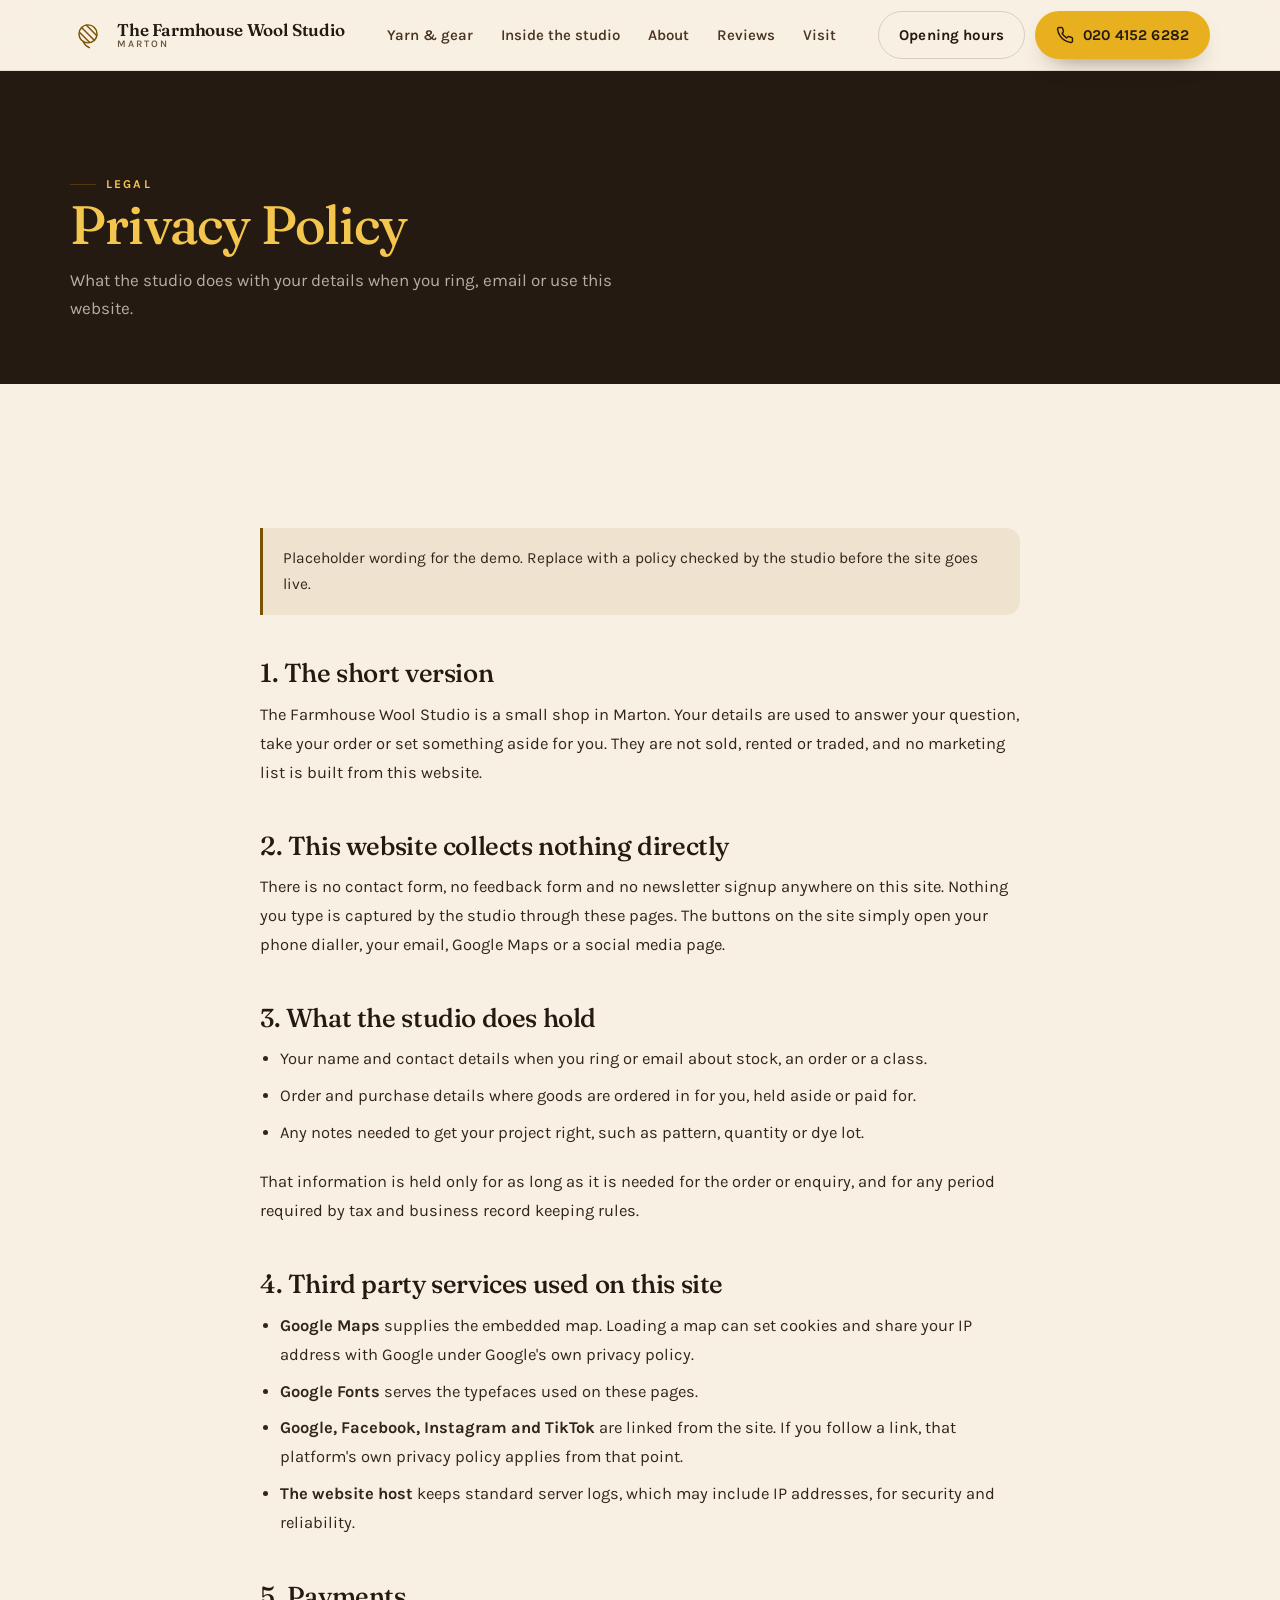
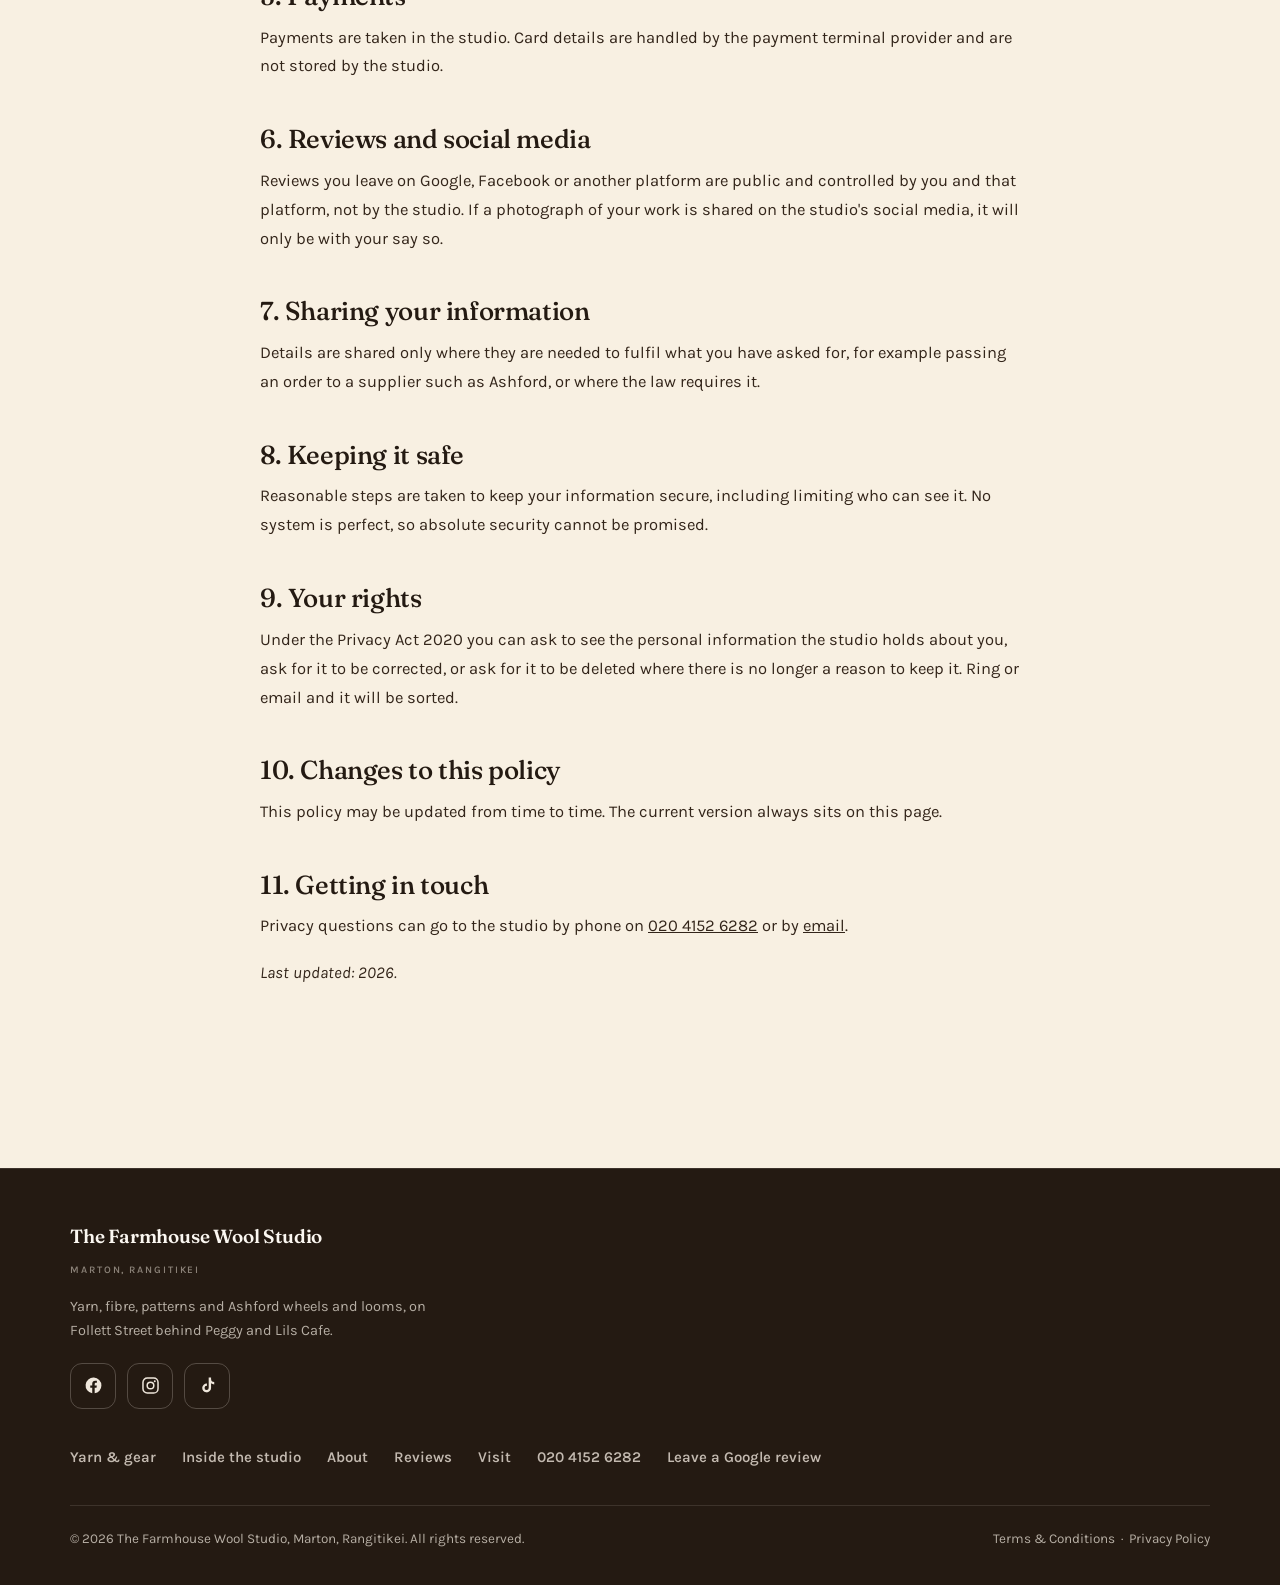
<file: privacy.html>
<!DOCTYPE html>
<html lang="en-NZ">
<head>
<meta charset="utf-8">
<meta name="viewport" content="width=device-width, initial-scale=1">
<title>Privacy Policy | The Farmhouse Wool Studio, Marton</title>
<meta name="description" content="Privacy policy for The Farmhouse Wool Studio, Marton.">
<link rel="icon" href="favicon.svg" type="image/svg+xml">
<meta property="og:image" content="img/og.jpg">
<link rel="preconnect" href="https://fonts.googleapis.com">
<link rel="preconnect" href="https://fonts.gstatic.com" crossorigin>
<link href="https://fonts.googleapis.com/css2?family=Fraunces:ital,opsz,wght@0,9..144,300..700;1,9..144,300..600&family=Karla:wght@400;500;600;700&display=swap" rel="stylesheet">
<link rel="stylesheet" href="assets/site.css">
</head>
<body>

<div id="intro" aria-hidden="true">
  <div class="intro-mark">The Farmhouse Wool Studio</div>
  <div class="intro-thread"></div>
</div>

<header class="nav">
  <div class="wrap nav-inner">
    <a class="brand" href="index.html" aria-label="The Farmhouse Wool Studio, home">
      <svg class="brand-mark" viewBox="0 0 64 64" fill="none" stroke="currentColor" stroke-width="2.6" stroke-linecap="round" aria-hidden="true">
        <circle cx="32" cy="30" r="16"/><path d="M20.5 18.8 43.6 41.9"/><path d="M17.2 27.5 34.6 44.9"/><path d="M28.8 14.4 47.7 33.3"/><path d="M23.5 43.9c2.6 5.4 6.4 8.8 11 10.6"/>
      </svg>
      <span class="brand-txt">
        <span class="brand-name">The Farmhouse Wool Studio</span>
        <span class="brand-sub">Marton</span>
      </span>
    </a>

    <nav class="nav-links" aria-label="Primary">
      <a href="index.html#yarn">Yarn &amp; gear</a>
      <a href="studio.html">Inside the studio</a>
      <a href="index.html#about">About</a>
      <a href="index.html#reviews">Reviews</a>
      <a href="index.html#visit">Visit</a>
    </nav>

    <div class="nav-cta">
      <a class="btn btn-ghost" href="index.html#visit">Opening hours</a>
      <a class="btn btn-primary" href="tel:+642041526282">
        <svg viewBox="0 0 24 24" fill="none" stroke="currentColor" stroke-width="1.9" stroke-linecap="round" stroke-linejoin="round" aria-hidden="true"><path d="M22 16.9v3a2 2 0 0 1-2.2 2 19.8 19.8 0 0 1-8.6-3.1 19.5 19.5 0 0 1-6-6A19.8 19.8 0 0 1 2.1 4.2 2 2 0 0 1 4.1 2h3a2 2 0 0 1 2 1.7c.1 1 .4 1.9.7 2.8a2 2 0 0 1-.5 2.1L8.1 9.9a16 16 0 0 0 6 6l1.3-1.2a2 2 0 0 1 2.1-.5c.9.3 1.8.6 2.8.7a2 2 0 0 1 1.7 2Z"/></svg>
        <span class="btn-lbl">020 4152 6282</span>
      </a>
      <button class="burger" aria-label="Open menu" aria-expanded="false" aria-controls="mobile-menu">
        <svg viewBox="0 0 24 24" fill="none" stroke="currentColor" stroke-width="2" stroke-linecap="round" aria-hidden="true"><path d="M3 6h18M3 12h18M3 18h18"/></svg>
      </button>
    </div>
  </div>

  <div class="mobile-menu" id="mobile-menu">
    <a href="index.html#yarn">Yarn &amp; gear</a>
    <a href="studio.html">Inside the studio</a>
    <a href="index.html#about">About the studio</a>
    <a href="index.html#reviews">Reviews</a>
    <a href="index.html#visit">Visit and opening hours</a>
    <div class="mm-cta">
      <a class="btn btn-primary btn-block" href="tel:+642041526282">Ring Linda on 020 4152 6282</a>
      <a class="btn btn-ghost btn-block" href="index.html#visit">Find the studio</a>
    </div>
  </div>
</header>

<section class="page-head">
  <div class="wrap">
    <p class="eyebrow" style="color:var(--accent-2)">Legal</p>
    <h1>Privacy Policy</h1>
    <p>What the studio does with your details when you ring, email or use this website.</p>
  </div>
</section>

<section class="band-cream">
  <div class="wrap prose">
    <div class="legal-note">
      Placeholder wording for the demo. Replace with a policy checked by the studio before the site goes live.
    </div>

    <h2>1. The short version</h2>
    <p>The Farmhouse Wool Studio is a small shop in Marton. Your details are used to answer your question, take your order or set something aside for you. They are not sold, rented or traded, and no marketing list is built from this website.</p>

    <h2>2. This website collects nothing directly</h2>
    <p>There is no contact form, no feedback form and no newsletter signup anywhere on this site. Nothing you type is captured by the studio through these pages. The buttons on the site simply open your phone dialler, your email, Google Maps or a social media page.</p>

    <h2>3. What the studio does hold</h2>
    <ul>
      <li>Your name and contact details when you ring or email about stock, an order or a class.</li>
      <li>Order and purchase details where goods are ordered in for you, held aside or paid for.</li>
      <li>Any notes needed to get your project right, such as pattern, quantity or dye lot.</li>
    </ul>
    <p>That information is held only for as long as it is needed for the order or enquiry, and for any period required by tax and business record keeping rules.</p>

    <h2>4. Third party services used on this site</h2>
    <ul>
      <li><strong>Google Maps</strong> supplies the embedded map. Loading a map can set cookies and share your IP address with Google under Google's own privacy policy.</li>
      <li><strong>Google Fonts</strong> serves the typefaces used on these pages.</li>
      <li><strong>Google, Facebook, Instagram and TikTok</strong> are linked from the site. If you follow a link, that platform's own privacy policy applies from that point.</li>
      <li><strong>The website host</strong> keeps standard server logs, which may include IP addresses, for security and reliability.</li>
    </ul>

    <h2>5. Payments</h2>
    <p>Payments are taken in the studio. Card details are handled by the payment terminal provider and are not stored by the studio.</p>

    <h2>6. Reviews and social media</h2>
    <p>Reviews you leave on Google, Facebook or another platform are public and controlled by you and that platform, not by the studio. If a photograph of your work is shared on the studio's social media, it will only be with your say so.</p>

    <h2>7. Sharing your information</h2>
    <p>Details are shared only where they are needed to fulfil what you have asked for, for example passing an order to a supplier such as Ashford, or where the law requires it.</p>

    <h2>8. Keeping it safe</h2>
    <p>Reasonable steps are taken to keep your information secure, including limiting who can see it. No system is perfect, so absolute security cannot be promised.</p>

    <h2>9. Your rights</h2>
    <p>Under the Privacy Act 2020 you can ask to see the personal information the studio holds about you, ask for it to be corrected, or ask for it to be deleted where there is no longer a reason to keep it. Ring or email and it will be sorted.</p>

    <h2>10. Changes to this policy</h2>
    <p>This policy may be updated from time to time. The current version always sits on this page.</p>

    <h2>11. Getting in touch</h2>
    <p>Privacy questions can go to the studio by phone on <a href="tel:+642041526282">020 4152 6282</a> or by <a href="#" data-gmail data-user="lhale" data-domain="xtra.co.nz" data-su="Privacy%20question%20for%20The%20Farmhouse%20Wool%20Studio" data-body="Hi%20Linda%2C%0A%0A">email</a>.</p>
    <p><em>Last updated: <span data-year>2026</span>.</em></p>
  </div>
</section>

<footer class="footer">
  <div class="wrap">
    <div class="foot-top">
      <div class="foot-brand">
        <span class="brand-name" style="font-family:Fraunces,serif;display:block">The Farmhouse Wool Studio</span>
        <span class="brand-sub" style="font-size:10px;letter-spacing:.19em;text-transform:uppercase">Marton, Rangitikei</span>
        <p>Yarn, fibre, patterns and Ashford wheels and looms, on Follett Street behind Peggy and Lils Cafe.</p>
        <div class="socials" style="margin-top:20px">
          <a href="https://www.facebook.com/thefarmhousemarton/" target="_blank" rel="noopener" aria-label="The Farmhouse Wool Studio on Facebook">
            <svg viewBox="0 0 24 24" fill="currentColor" aria-hidden="true"><path d="M22 12a10 10 0 1 0-11.6 9.9v-7H7.9V12h2.5V9.8c0-2.5 1.5-3.9 3.7-3.9 1.1 0 2.2.2 2.2.2v2.4h-1.2c-1.2 0-1.6.8-1.6 1.6V12h2.7l-.4 2.9h-2.3v7A10 10 0 0 0 22 12Z"/></svg>
          </a>
          <a href="https://www.instagram.com/thefarmhousemarton/" target="_blank" rel="noopener" aria-label="The Farmhouse Wool Studio on Instagram">
            <svg viewBox="0 0 24 24" fill="none" stroke="currentColor" stroke-width="1.9" aria-hidden="true"><rect x="2.5" y="2.5" width="19" height="19" rx="5.5"/><circle cx="12" cy="12" r="4.2"/><circle cx="17.4" cy="6.6" r="1.2" fill="currentColor" stroke="none"/></svg>
          </a>
          <a href="https://www.tiktok.com/search?q=The%20Farmhouse%20Wool%20Studio%20Marton" target="_blank" rel="noopener" aria-label="Search TikTok for The Farmhouse Wool Studio">
            <svg viewBox="0 0 24 24" fill="currentColor" aria-hidden="true"><path d="M16.5 2h-3v13.1a2.6 2.6 0 1 1-2.2-2.6v-3a5.6 5.6 0 1 0 5.2 5.6V9.3a7 7 0 0 0 4 1.3V7.7a4.1 4.1 0 0 1-4-4.1V2Z"/></svg>
          </a>
        </div>
      </div>

      <nav class="foot-links" aria-label="Footer">
        <a href="index.html#yarn">Yarn &amp; gear</a>
        <a href="studio.html">Inside the studio</a>
        <a href="index.html#about">About</a>
        <a href="index.html#reviews">Reviews</a>
        <a href="index.html#visit">Visit</a>
        <a href="tel:+642041526282">020 4152 6282</a>
        <a href="https://www.google.com/maps/search/?api=1&amp;query=The+Farmhouse+Wool+Studio+15+Follett+Street+Marton" target="_blank" rel="noopener">Leave a Google review</a>
      </nav>
    </div>

    <div class="foot-bottom">
      <span>&copy; <span data-year>2026</span> The Farmhouse Wool Studio, Marton, Rangitikei. All rights reserved.</span>
      <span>
        <a href="terms.html">Terms &amp; Conditions</a>
        &nbsp;&middot;&nbsp;
        <a href="privacy.html">Privacy Policy</a>
      </span>
    </div>
  </div>
</footer>

<script src="assets/site.js"></script>
</body>
</html>
</file>
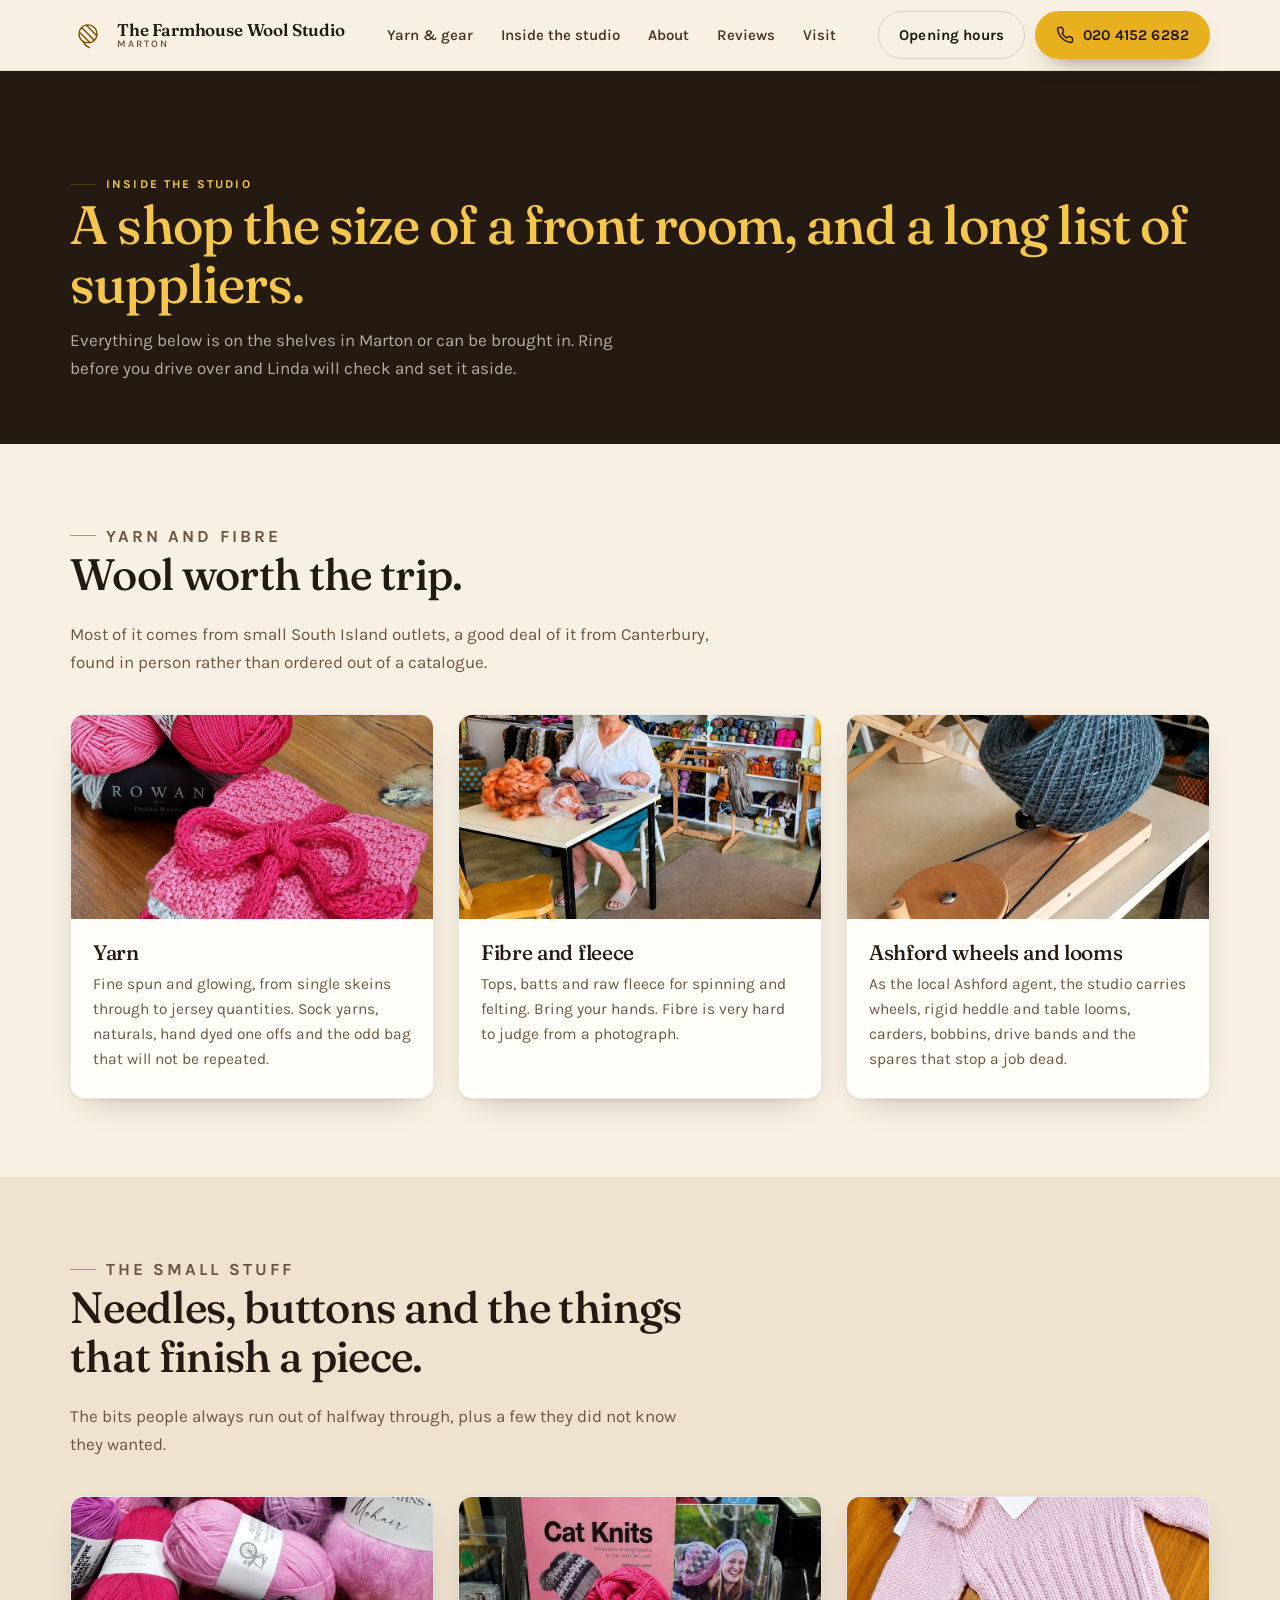
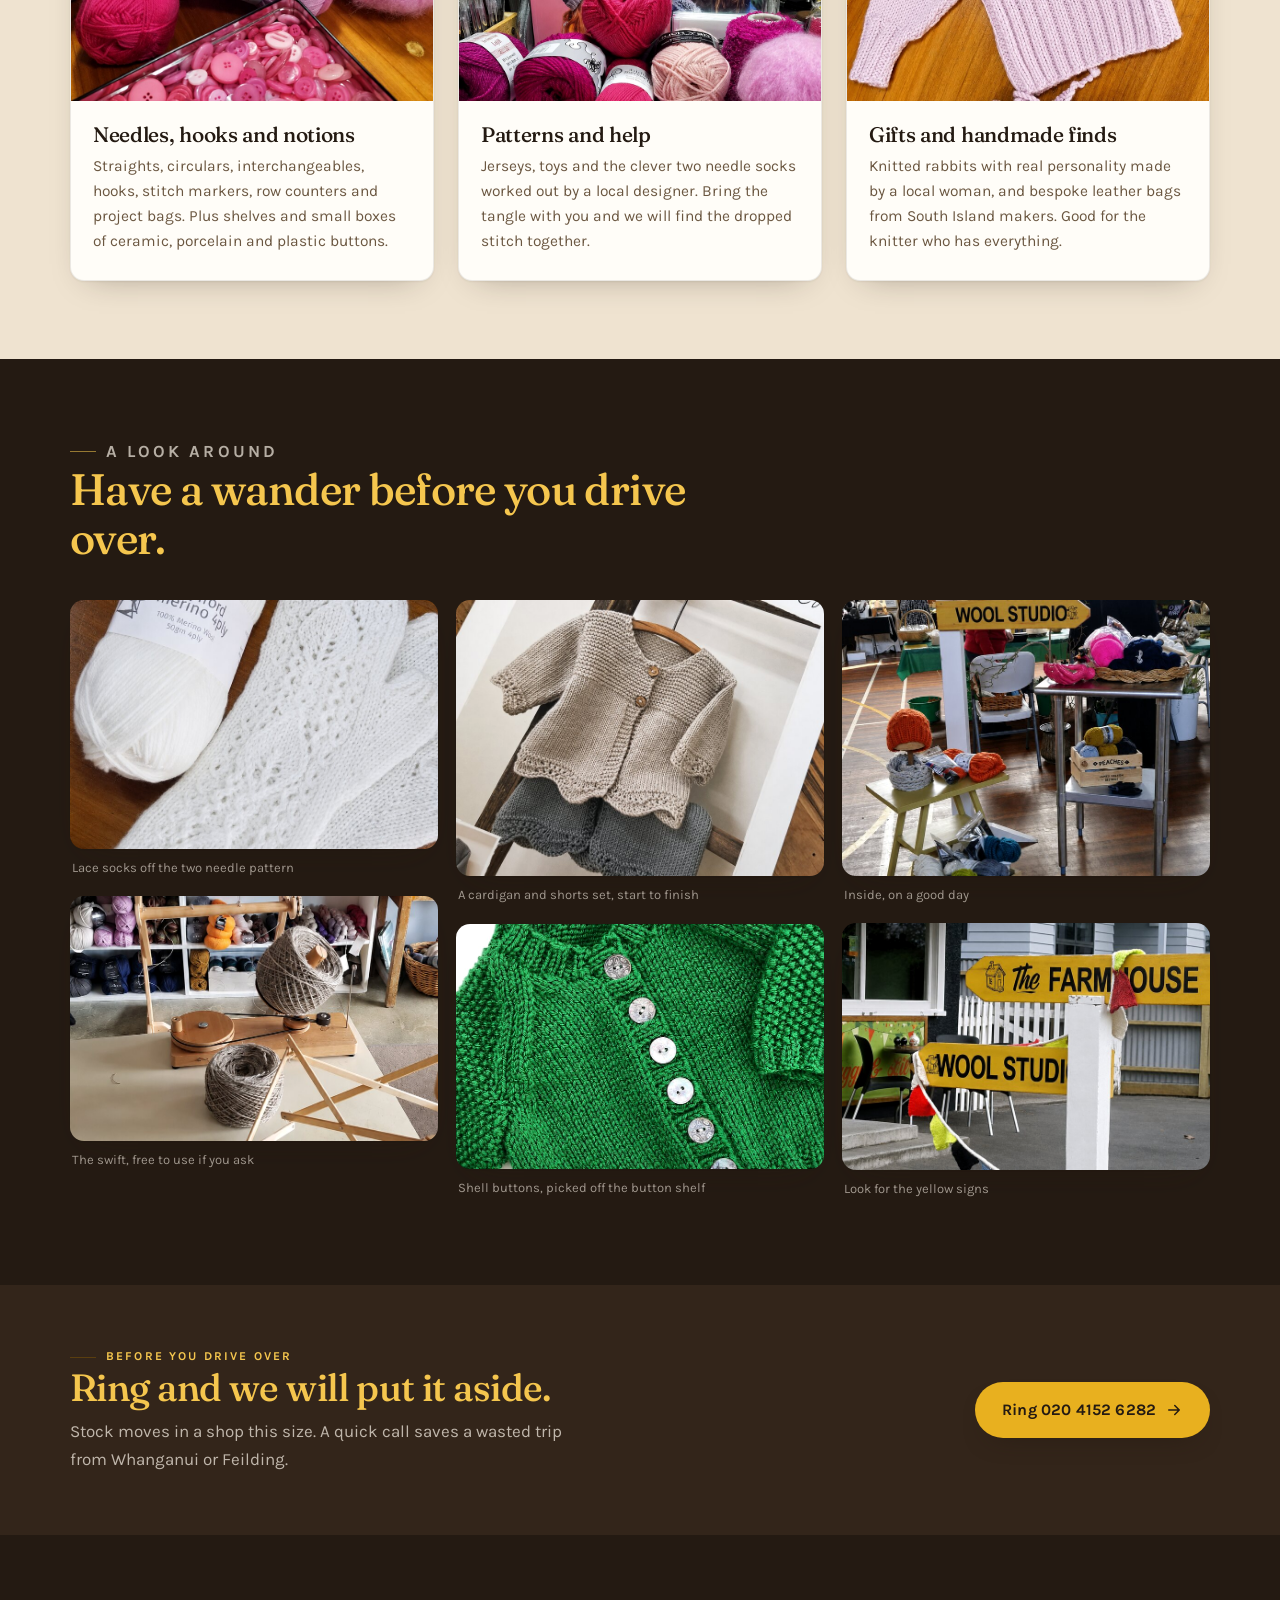
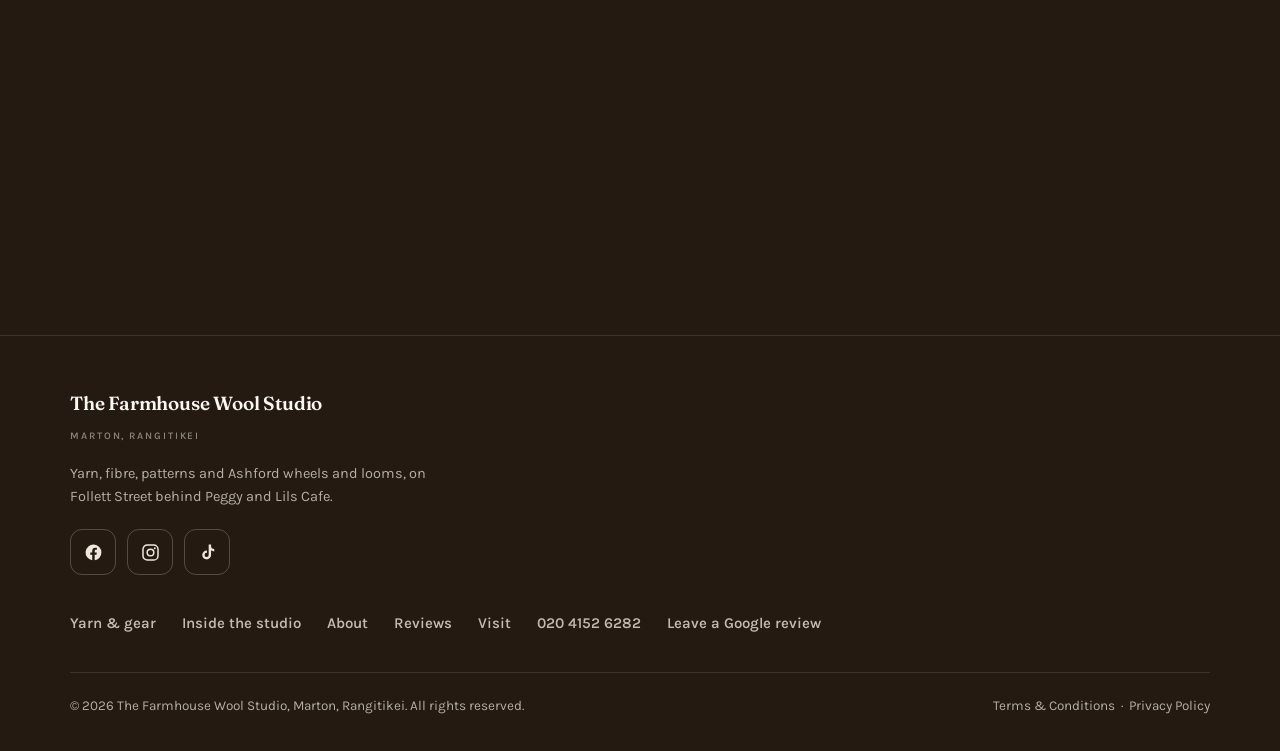
<file: studio.html>
<!DOCTYPE html>
<html lang="en-NZ">
<head>
<meta charset="utf-8">
<meta name="viewport" content="width=device-width, initial-scale=1">
<title>Inside the studio | The Farmhouse Wool Studio, Marton</title>
<meta name="description" content="What you will find inside The Farmhouse Wool Studio on Follett Street in Marton: South Island yarn, fibre and fleece, Ashford wheels and looms, buttons, patterns and handmade gifts.">
<link rel="icon" href="favicon.svg" type="image/svg+xml">
<meta property="og:type" content="website">
<meta property="og:title" content="Inside the studio | The Farmhouse Wool Studio, Marton">
<meta property="og:description" content="A shop the size of a front room, stocked with yarn, fibre, patterns and Ashford gear.">
<meta property="og:image" content="img/og.jpg">
<link rel="preconnect" href="https://fonts.googleapis.com">
<link rel="preconnect" href="https://fonts.gstatic.com" crossorigin>
<link href="https://fonts.googleapis.com/css2?family=Fraunces:ital,opsz,wght@0,9..144,300..700;1,9..144,300..600&family=Karla:wght@400;500;600;700&display=swap" rel="stylesheet">
<link rel="stylesheet" href="assets/site.css">
</head>
<body>

<div id="intro" aria-hidden="true">
  <div class="intro-mark">The Farmhouse Wool Studio</div>
  <div class="intro-thread"></div>
</div>

<header class="nav">
  <div class="wrap nav-inner">
    <a class="brand" href="index.html" aria-label="The Farmhouse Wool Studio, home">
      <svg class="brand-mark" viewBox="0 0 64 64" fill="none" stroke="currentColor" stroke-width="2.6" stroke-linecap="round" aria-hidden="true">
        <circle cx="32" cy="30" r="16"/><path d="M20.5 18.8 43.6 41.9"/><path d="M17.2 27.5 34.6 44.9"/><path d="M28.8 14.4 47.7 33.3"/><path d="M23.5 43.9c2.6 5.4 6.4 8.8 11 10.6"/>
      </svg>
      <span class="brand-txt">
        <span class="brand-name">The Farmhouse Wool Studio</span>
        <span class="brand-sub">Marton</span>
      </span>
    </a>

    <nav class="nav-links" aria-label="Primary">
      <a href="index.html#yarn">Yarn &amp; gear</a>
      <a href="studio.html">Inside the studio</a>
      <a href="index.html#about">About</a>
      <a href="index.html#reviews">Reviews</a>
      <a href="index.html#visit">Visit</a>
    </nav>

    <div class="nav-cta">
      <a class="btn btn-ghost" href="index.html#visit">Opening hours</a>
      <a class="btn btn-primary" href="tel:+642041526282">
        <svg viewBox="0 0 24 24" fill="none" stroke="currentColor" stroke-width="1.9" stroke-linecap="round" stroke-linejoin="round" aria-hidden="true"><path d="M22 16.9v3a2 2 0 0 1-2.2 2 19.8 19.8 0 0 1-8.6-3.1 19.5 19.5 0 0 1-6-6A19.8 19.8 0 0 1 2.1 4.2 2 2 0 0 1 4.1 2h3a2 2 0 0 1 2 1.7c.1 1 .4 1.9.7 2.8a2 2 0 0 1-.5 2.1L8.1 9.9a16 16 0 0 0 6 6l1.3-1.2a2 2 0 0 1 2.1-.5c.9.3 1.8.6 2.8.7a2 2 0 0 1 1.7 2Z"/></svg>
        <span class="btn-lbl">020 4152 6282</span>
      </a>
      <button class="burger" aria-label="Open menu" aria-expanded="false" aria-controls="mobile-menu">
        <svg viewBox="0 0 24 24" fill="none" stroke="currentColor" stroke-width="2" stroke-linecap="round" aria-hidden="true"><path d="M3 6h18M3 12h18M3 18h18"/></svg>
      </button>
    </div>
  </div>

  <div class="mobile-menu" id="mobile-menu">
    <a href="index.html#yarn">Yarn &amp; gear</a>
    <a href="studio.html">Inside the studio</a>
    <a href="index.html#about">About the studio</a>
    <a href="index.html#reviews">Reviews</a>
    <a href="index.html#visit">Visit and opening hours</a>
    <div class="mm-cta">
      <a class="btn btn-primary btn-block" href="tel:+642041526282">Ring Linda on 020 4152 6282</a>
      <a class="btn btn-ghost btn-block" href="index.html#visit">Find the studio</a>
    </div>
  </div>
</header>

<section class="page-head">
  <div class="wrap">
    <p class="eyebrow" style="color:var(--accent-2)">Inside the studio</p>
    <h1>A shop the size of a front room, and a long list of suppliers.</h1>
    <p>Everything below is on the shelves in Marton or can be brought in. Ring before you drive over and Linda will check and set it aside.</p>
  </div>
</section>

<section class="band-cream">
  <div class="wrap">
    <div class="sec-head rv">
      <p class="eyebrow">Yarn and fibre</p>
      <h2>Wool worth the trip.</h2>
      <p>Most of it comes from small South Island outlets, a good deal of it from Canterbury, found in person rather than ordered out of a catalogue.</p>
    </div>

    <div class="svc-grid">
      <article class="svc rv">
        <div class="svc-img"><img src="img/svc-yarn.jpg" alt="Balls of Rowan cotton beside a stack of hand crocheted squares tied with ribbon" width="900" height="506" loading="lazy" decoding="async"></div>
        <div class="svc-body">
          <h3>Yarn</h3>
          <p>Fine spun and glowing, from single skeins through to jersey quantities. Sock yarns, naturals, hand dyed one offs and the odd bag that will not be repeated.</p>
        </div>
      </article>

      <article class="svc rv" data-delay="60">
        <div class="svc-img"><img src="img/svc-fibre.jpg" alt="Loose orange and grey carded fibre spread out on the studio table" width="900" height="506" loading="lazy" decoding="async"></div>
        <div class="svc-body">
          <h3>Fibre and fleece</h3>
          <p>Tops, batts and raw fleece for spinning and felting. Bring your hands. Fibre is very hard to judge from a photograph.</p>
        </div>
      </article>

      <article class="svc rv" data-delay="120">
        <div class="svc-img"><img src="img/svc-ashford.jpg" alt="An Ashford ball winder turning a cake of blue grey yarn, with a wooden swift behind it" width="900" height="506" loading="lazy" decoding="async"></div>
        <div class="svc-body">
          <h3>Ashford wheels and looms</h3>
          <p>As the local Ashford agent, the studio carries wheels, rigid heddle and table looms, carders, bobbins, drive bands and the spares that stop a job dead.</p>
        </div>
      </article>
    </div>
  </div>
</section>

<section class="band-bone">
  <div class="wrap">
    <div class="sec-head rv">
      <p class="eyebrow">The small stuff</p>
      <h2>Needles, buttons and the things that finish a piece.</h2>
      <p>The bits people always run out of halfway through, plus a few they did not know they wanted.</p>
    </div>

    <div class="svc-grid">
      <article class="svc rv">
        <div class="svc-img"><img src="img/svc-accessories.jpg" alt="A tin of pink buttons in front of shelves of pink and magenta yarn" width="900" height="506" loading="lazy" decoding="async"></div>
        <div class="svc-body">
          <h3>Needles, hooks and notions</h3>
          <p>Straights, circulars, interchangeables, hooks, stitch markers, row counters and project bags. Plus shelves and small boxes of ceramic, porcelain and plastic buttons.</p>
        </div>
      </article>

      <article class="svc rv" data-delay="60">
        <div class="svc-img"><img src="img/svc-patterns.jpg" alt="A Cat Knits pattern book propped up behind a basket of pink and mohair yarn" width="900" height="506" loading="lazy" decoding="async"></div>
        <div class="svc-body">
          <h3>Patterns and help</h3>
          <p>Jerseys, toys and the clever two needle socks worked out by a local designer. Bring the tangle with you and we will find the dropped stitch together.</p>
        </div>
      </article>

      <article class="svc rv" data-delay="120">
        <div class="svc-img"><img src="img/svc-gifts.jpg" alt="A hand knitted pink baby jumper and matching booties with their maker tags still on" width="900" height="506" loading="lazy" decoding="async"></div>
        <div class="svc-body">
          <h3>Gifts and handmade finds</h3>
          <p>Knitted rabbits with real personality made by a local woman, and bespoke leather bags from South Island makers. Good for the knitter who has everything.</p>
        </div>
      </article>
    </div>
  </div>
</section>

<section class="band-dark on-dark">
  <div class="wrap">
    <div class="sec-head rv">
      <p class="eyebrow">A look around</p>
      <h2>Have a wander before you drive over.</h2>
    </div>
    <div class="masonry rv">
      <figure><img src="img/g-lace-socks.jpg" alt="A ball of Ashford white merino beside a finished pair of lace knitted socks" width="800" height="540" loading="lazy" decoding="async"><figcaption>Lace socks off the two needle pattern</figcaption></figure>
      <figure><img src="img/g-swift.jpg" alt="A wooden swift and ball winder set up in front of the yarn shelves" width="800" height="533" loading="lazy" decoding="async"><figcaption>The swift, free to use if you ask</figcaption></figure>
      <figure><img src="img/g-baby-set.jpg" alt="A knitted oatmeal cardigan hanging above matching grey shorts" width="800" height="600" loading="lazy" decoding="async"><figcaption>A cardigan and shorts set, start to finish</figcaption></figure>
      <figure><img src="img/g-green-cardi.jpg" alt="Close up of a green knitted cardigan with shell buttons down the front" width="800" height="533" loading="lazy" decoding="async"><figcaption>Shell buttons, picked off the button shelf</figcaption></figure>
      <figure><img src="img/g-inside.jpg" alt="Inside the studio, tables of yarn and knitted hats under the Wool Studio sign" width="800" height="599" loading="lazy" decoding="async"><figcaption>Inside, on a good day</figcaption></figure>
      <figure><img src="img/g-signs.jpg" alt="The yellow Farmhouse Wool Studio signs out on Follett Street with knitted bunting" width="800" height="536" loading="lazy" decoding="async"><figcaption>Look for the yellow signs</figcaption></figure>
    </div>
  </div>
</section>

<section class="leave">
  <div class="wrap leave-inner">
    <div class="rv">
      <p class="eyebrow" style="color:var(--accent-2)">Before you drive over</p>
      <h2>Ring and we will put it aside.</h2>
      <p>Stock moves in a shop this size. A quick call saves a wasted trip from Whanganui or Feilding.</p>
    </div>
    <a class="btn btn-primary rv" data-delay="80" href="tel:+642041526282">
      Ring 020 4152 6282
      <svg viewBox="0 0 24 24" fill="none" stroke="currentColor" stroke-width="2" stroke-linecap="round" stroke-linejoin="round" aria-hidden="true"><path d="M5 12h14M13 6l6 6-6 6"/></svg>
    </a>
  </div>
</section>

<section class="map-sec">
  <div class="map-wrap">
    <iframe
      class="map-frame"
      title="Map showing The Farmhouse Wool Studio, 15 Follett Street, Marton"
      src="https://www.google.com/maps?q=The%20Farmhouse%20Wool%20Studio%2C%2015%20Follett%20Street%2C%20Marton%204710%2C%20New%20Zealand&amp;output=embed"
      loading="lazy"
      referrerpolicy="no-referrer-when-downgrade"
      allowfullscreen></iframe>
  </div>
</section>

<footer class="footer">
  <div class="wrap">
    <div class="foot-top">
      <div class="foot-brand">
        <span class="brand-name" style="font-family:Fraunces,serif;display:block">The Farmhouse Wool Studio</span>
        <span class="brand-sub" style="font-size:10px;letter-spacing:.19em;text-transform:uppercase">Marton, Rangitikei</span>
        <p>Yarn, fibre, patterns and Ashford wheels and looms, on Follett Street behind Peggy and Lils Cafe.</p>
        <div class="socials" style="margin-top:20px">
          <a href="https://www.facebook.com/thefarmhousemarton/" target="_blank" rel="noopener" aria-label="The Farmhouse Wool Studio on Facebook">
            <svg viewBox="0 0 24 24" fill="currentColor" aria-hidden="true"><path d="M22 12a10 10 0 1 0-11.6 9.9v-7H7.9V12h2.5V9.8c0-2.5 1.5-3.9 3.7-3.9 1.1 0 2.2.2 2.2.2v2.4h-1.2c-1.2 0-1.6.8-1.6 1.6V12h2.7l-.4 2.9h-2.3v7A10 10 0 0 0 22 12Z"/></svg>
          </a>
          <a href="https://www.instagram.com/thefarmhousemarton/" target="_blank" rel="noopener" aria-label="The Farmhouse Wool Studio on Instagram">
            <svg viewBox="0 0 24 24" fill="none" stroke="currentColor" stroke-width="1.9" aria-hidden="true"><rect x="2.5" y="2.5" width="19" height="19" rx="5.5"/><circle cx="12" cy="12" r="4.2"/><circle cx="17.4" cy="6.6" r="1.2" fill="currentColor" stroke="none"/></svg>
          </a>
          <a href="https://www.tiktok.com/search?q=The%20Farmhouse%20Wool%20Studio%20Marton" target="_blank" rel="noopener" aria-label="Search TikTok for The Farmhouse Wool Studio">
            <svg viewBox="0 0 24 24" fill="currentColor" aria-hidden="true"><path d="M16.5 2h-3v13.1a2.6 2.6 0 1 1-2.2-2.6v-3a5.6 5.6 0 1 0 5.2 5.6V9.3a7 7 0 0 0 4 1.3V7.7a4.1 4.1 0 0 1-4-4.1V2Z"/></svg>
          </a>
        </div>
      </div>

      <nav class="foot-links" aria-label="Footer">
        <a href="index.html#yarn">Yarn &amp; gear</a>
        <a href="studio.html">Inside the studio</a>
        <a href="index.html#about">About</a>
        <a href="index.html#reviews">Reviews</a>
        <a href="index.html#visit">Visit</a>
        <a href="tel:+642041526282">020 4152 6282</a>
        <a href="https://www.google.com/maps/search/?api=1&amp;query=The+Farmhouse+Wool+Studio+15+Follett+Street+Marton" target="_blank" rel="noopener">Leave a Google review</a>
      </nav>
    </div>

    <div class="foot-bottom">
      <span>&copy; <span data-year>2026</span> The Farmhouse Wool Studio, Marton, Rangitikei. All rights reserved.</span>
      <span>
        <a href="terms.html">Terms &amp; Conditions</a>
        &nbsp;&middot;&nbsp;
        <a href="privacy.html">Privacy Policy</a>
      </span>
    </div>
  </div>
</footer>

<script src="assets/site.js"></script>
</body>
</html>
</file>
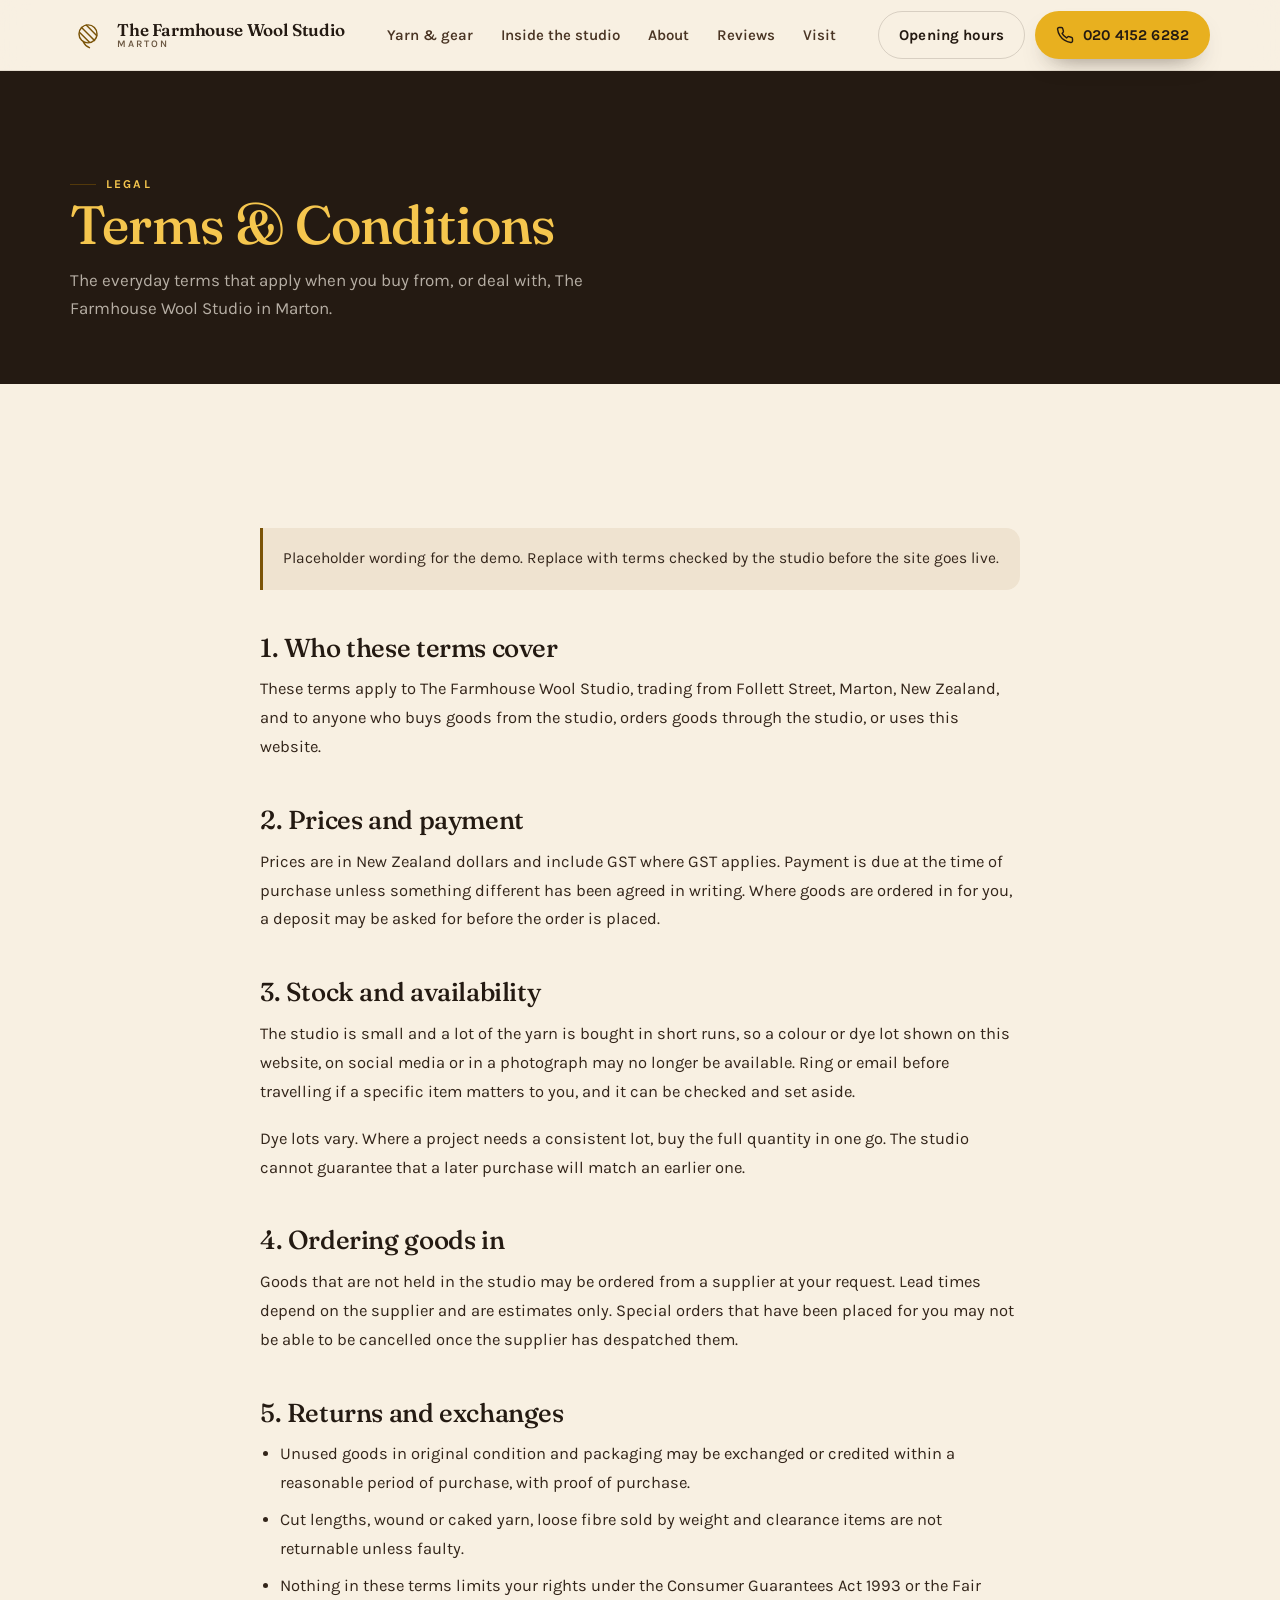
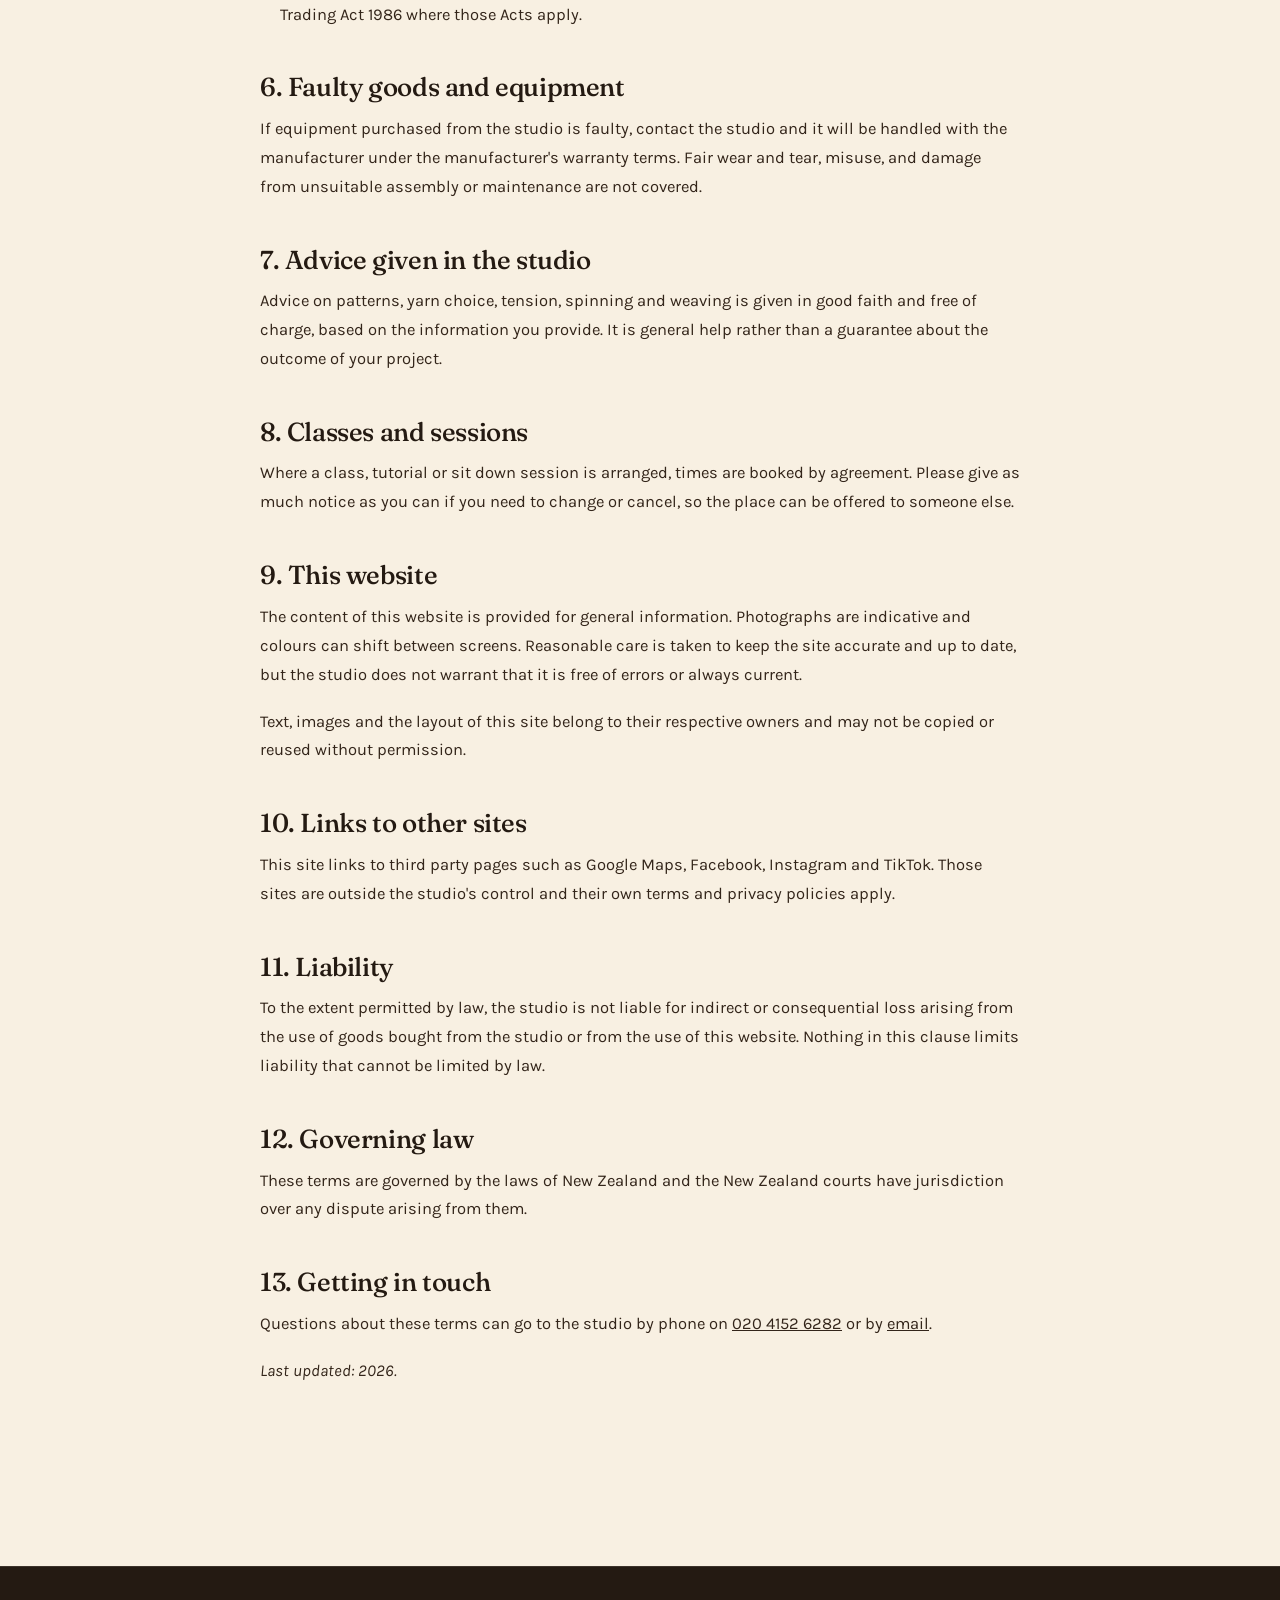
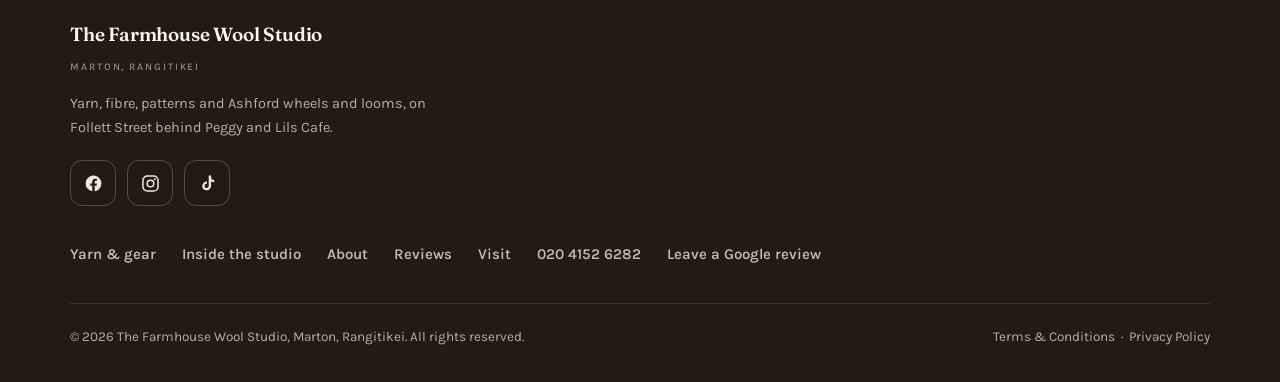
<file: terms.html>
<!DOCTYPE html>
<html lang="en-NZ">
<head>
<meta charset="utf-8">
<meta name="viewport" content="width=device-width, initial-scale=1">
<title>Terms &amp; Conditions | The Farmhouse Wool Studio, Marton</title>
<meta name="description" content="Terms and conditions for The Farmhouse Wool Studio, Marton.">
<link rel="icon" href="favicon.svg" type="image/svg+xml">
<meta property="og:image" content="img/og.jpg">
<link rel="preconnect" href="https://fonts.googleapis.com">
<link rel="preconnect" href="https://fonts.gstatic.com" crossorigin>
<link href="https://fonts.googleapis.com/css2?family=Fraunces:ital,opsz,wght@0,9..144,300..700;1,9..144,300..600&family=Karla:wght@400;500;600;700&display=swap" rel="stylesheet">
<link rel="stylesheet" href="assets/site.css">
</head>
<body>

<div id="intro" aria-hidden="true">
  <div class="intro-mark">The Farmhouse Wool Studio</div>
  <div class="intro-thread"></div>
</div>

<header class="nav">
  <div class="wrap nav-inner">
    <a class="brand" href="index.html" aria-label="The Farmhouse Wool Studio, home">
      <svg class="brand-mark" viewBox="0 0 64 64" fill="none" stroke="currentColor" stroke-width="2.6" stroke-linecap="round" aria-hidden="true">
        <circle cx="32" cy="30" r="16"/><path d="M20.5 18.8 43.6 41.9"/><path d="M17.2 27.5 34.6 44.9"/><path d="M28.8 14.4 47.7 33.3"/><path d="M23.5 43.9c2.6 5.4 6.4 8.8 11 10.6"/>
      </svg>
      <span class="brand-txt">
        <span class="brand-name">The Farmhouse Wool Studio</span>
        <span class="brand-sub">Marton</span>
      </span>
    </a>

    <nav class="nav-links" aria-label="Primary">
      <a href="index.html#yarn">Yarn &amp; gear</a>
      <a href="studio.html">Inside the studio</a>
      <a href="index.html#about">About</a>
      <a href="index.html#reviews">Reviews</a>
      <a href="index.html#visit">Visit</a>
    </nav>

    <div class="nav-cta">
      <a class="btn btn-ghost" href="index.html#visit">Opening hours</a>
      <a class="btn btn-primary" href="tel:+642041526282">
        <svg viewBox="0 0 24 24" fill="none" stroke="currentColor" stroke-width="1.9" stroke-linecap="round" stroke-linejoin="round" aria-hidden="true"><path d="M22 16.9v3a2 2 0 0 1-2.2 2 19.8 19.8 0 0 1-8.6-3.1 19.5 19.5 0 0 1-6-6A19.8 19.8 0 0 1 2.1 4.2 2 2 0 0 1 4.1 2h3a2 2 0 0 1 2 1.7c.1 1 .4 1.9.7 2.8a2 2 0 0 1-.5 2.1L8.1 9.9a16 16 0 0 0 6 6l1.3-1.2a2 2 0 0 1 2.1-.5c.9.3 1.8.6 2.8.7a2 2 0 0 1 1.7 2Z"/></svg>
        <span class="btn-lbl">020 4152 6282</span>
      </a>
      <button class="burger" aria-label="Open menu" aria-expanded="false" aria-controls="mobile-menu">
        <svg viewBox="0 0 24 24" fill="none" stroke="currentColor" stroke-width="2" stroke-linecap="round" aria-hidden="true"><path d="M3 6h18M3 12h18M3 18h18"/></svg>
      </button>
    </div>
  </div>

  <div class="mobile-menu" id="mobile-menu">
    <a href="index.html#yarn">Yarn &amp; gear</a>
    <a href="studio.html">Inside the studio</a>
    <a href="index.html#about">About the studio</a>
    <a href="index.html#reviews">Reviews</a>
    <a href="index.html#visit">Visit and opening hours</a>
    <div class="mm-cta">
      <a class="btn btn-primary btn-block" href="tel:+642041526282">Ring Linda on 020 4152 6282</a>
      <a class="btn btn-ghost btn-block" href="index.html#visit">Find the studio</a>
    </div>
  </div>
</header>

<section class="page-head">
  <div class="wrap">
    <p class="eyebrow" style="color:var(--accent-2)">Legal</p>
    <h1>Terms &amp; Conditions</h1>
    <p>The everyday terms that apply when you buy from, or deal with, The Farmhouse Wool Studio in Marton.</p>
  </div>
</section>

<section class="band-cream">
  <div class="wrap prose">
    <div class="legal-note">
      Placeholder wording for the demo. Replace with terms checked by the studio before the site goes live.
    </div>

    <h2>1. Who these terms cover</h2>
    <p>These terms apply to The Farmhouse Wool Studio, trading from Follett Street, Marton, New Zealand, and to anyone who buys goods from the studio, orders goods through the studio, or uses this website.</p>

    <h2>2. Prices and payment</h2>
    <p>Prices are in New Zealand dollars and include GST where GST applies. Payment is due at the time of purchase unless something different has been agreed in writing. Where goods are ordered in for you, a deposit may be asked for before the order is placed.</p>

    <h2>3. Stock and availability</h2>
    <p>The studio is small and a lot of the yarn is bought in short runs, so a colour or dye lot shown on this website, on social media or in a photograph may no longer be available. Ring or email before travelling if a specific item matters to you, and it can be checked and set aside.</p>
    <p>Dye lots vary. Where a project needs a consistent lot, buy the full quantity in one go. The studio cannot guarantee that a later purchase will match an earlier one.</p>

    <h2>4. Ordering goods in</h2>
    <p>Goods that are not held in the studio may be ordered from a supplier at your request. Lead times depend on the supplier and are estimates only. Special orders that have been placed for you may not be able to be cancelled once the supplier has despatched them.</p>

    <h2>5. Returns and exchanges</h2>
    <ul>
      <li>Unused goods in original condition and packaging may be exchanged or credited within a reasonable period of purchase, with proof of purchase.</li>
      <li>Cut lengths, wound or caked yarn, loose fibre sold by weight and clearance items are not returnable unless faulty.</li>
      <li>Nothing in these terms limits your rights under the Consumer Guarantees Act 1993 or the Fair Trading Act 1986 where those Acts apply.</li>
    </ul>

    <h2>6. Faulty goods and equipment</h2>
    <p>If equipment purchased from the studio is faulty, contact the studio and it will be handled with the manufacturer under the manufacturer's warranty terms. Fair wear and tear, misuse, and damage from unsuitable assembly or maintenance are not covered.</p>

    <h2>7. Advice given in the studio</h2>
    <p>Advice on patterns, yarn choice, tension, spinning and weaving is given in good faith and free of charge, based on the information you provide. It is general help rather than a guarantee about the outcome of your project.</p>

    <h2>8. Classes and sessions</h2>
    <p>Where a class, tutorial or sit down session is arranged, times are booked by agreement. Please give as much notice as you can if you need to change or cancel, so the place can be offered to someone else.</p>

    <h2>9. This website</h2>
    <p>The content of this website is provided for general information. Photographs are indicative and colours can shift between screens. Reasonable care is taken to keep the site accurate and up to date, but the studio does not warrant that it is free of errors or always current.</p>
    <p>Text, images and the layout of this site belong to their respective owners and may not be copied or reused without permission.</p>

    <h2>10. Links to other sites</h2>
    <p>This site links to third party pages such as Google Maps, Facebook, Instagram and TikTok. Those sites are outside the studio's control and their own terms and privacy policies apply.</p>

    <h2>11. Liability</h2>
    <p>To the extent permitted by law, the studio is not liable for indirect or consequential loss arising from the use of goods bought from the studio or from the use of this website. Nothing in this clause limits liability that cannot be limited by law.</p>

    <h2>12. Governing law</h2>
    <p>These terms are governed by the laws of New Zealand and the New Zealand courts have jurisdiction over any dispute arising from them.</p>

    <h2>13. Getting in touch</h2>
    <p>Questions about these terms can go to the studio by phone on <a href="tel:+642041526282">020 4152 6282</a> or by <a href="#" data-gmail data-user="lhale" data-domain="xtra.co.nz" data-su="Question%20about%20your%20terms%20and%20conditions" data-body="Hi%20Linda%2C%0A%0A">email</a>.</p>
    <p><em>Last updated: <span data-year>2026</span>.</em></p>
  </div>
</section>

<footer class="footer">
  <div class="wrap">
    <div class="foot-top">
      <div class="foot-brand">
        <span class="brand-name" style="font-family:Fraunces,serif;display:block">The Farmhouse Wool Studio</span>
        <span class="brand-sub" style="font-size:10px;letter-spacing:.19em;text-transform:uppercase">Marton, Rangitikei</span>
        <p>Yarn, fibre, patterns and Ashford wheels and looms, on Follett Street behind Peggy and Lils Cafe.</p>
        <div class="socials" style="margin-top:20px">
          <a href="https://www.facebook.com/thefarmhousemarton/" target="_blank" rel="noopener" aria-label="The Farmhouse Wool Studio on Facebook">
            <svg viewBox="0 0 24 24" fill="currentColor" aria-hidden="true"><path d="M22 12a10 10 0 1 0-11.6 9.9v-7H7.9V12h2.5V9.8c0-2.5 1.5-3.9 3.7-3.9 1.1 0 2.2.2 2.2.2v2.4h-1.2c-1.2 0-1.6.8-1.6 1.6V12h2.7l-.4 2.9h-2.3v7A10 10 0 0 0 22 12Z"/></svg>
          </a>
          <a href="https://www.instagram.com/thefarmhousemarton/" target="_blank" rel="noopener" aria-label="The Farmhouse Wool Studio on Instagram">
            <svg viewBox="0 0 24 24" fill="none" stroke="currentColor" stroke-width="1.9" aria-hidden="true"><rect x="2.5" y="2.5" width="19" height="19" rx="5.5"/><circle cx="12" cy="12" r="4.2"/><circle cx="17.4" cy="6.6" r="1.2" fill="currentColor" stroke="none"/></svg>
          </a>
          <a href="https://www.tiktok.com/search?q=The%20Farmhouse%20Wool%20Studio%20Marton" target="_blank" rel="noopener" aria-label="Search TikTok for The Farmhouse Wool Studio">
            <svg viewBox="0 0 24 24" fill="currentColor" aria-hidden="true"><path d="M16.5 2h-3v13.1a2.6 2.6 0 1 1-2.2-2.6v-3a5.6 5.6 0 1 0 5.2 5.6V9.3a7 7 0 0 0 4 1.3V7.7a4.1 4.1 0 0 1-4-4.1V2Z"/></svg>
          </a>
        </div>
      </div>

      <nav class="foot-links" aria-label="Footer">
        <a href="index.html#yarn">Yarn &amp; gear</a>
        <a href="studio.html">Inside the studio</a>
        <a href="index.html#about">About</a>
        <a href="index.html#reviews">Reviews</a>
        <a href="index.html#visit">Visit</a>
        <a href="tel:+642041526282">020 4152 6282</a>
        <a href="https://www.google.com/maps/search/?api=1&amp;query=The+Farmhouse+Wool+Studio+15+Follett+Street+Marton" target="_blank" rel="noopener">Leave a Google review</a>
      </nav>
    </div>

    <div class="foot-bottom">
      <span>&copy; <span data-year>2026</span> The Farmhouse Wool Studio, Marton, Rangitikei. All rights reserved.</span>
      <span>
        <a href="terms.html">Terms &amp; Conditions</a>
        &nbsp;&middot;&nbsp;
        <a href="privacy.html">Privacy Policy</a>
      </span>
    </div>
  </div>
</footer>

<script src="assets/site.js"></script>
</body>
</html>
</file>
<file: assets/site.css>
/* ==========================================================================
   The Farmhouse Wool Studio, Marton
   Archetype: Crafted   Fonts: Fraunces + Karla
   ========================================================================== */

:root{
  --ink:#241A12;        /* the dark board the signs are painted on */
  --ink-2:#33251A;
  --ink-3:#4A3524;
  --bone:#EFE3D0;       /* warm parchment */
  --cream:#F8F0E2;
  --paper:#FFFDF8;
  --accent:#E8B01F;     /* the sign yellow, for dark grounds and fills */
  --accent-2:#F5C64E;   /* lighter yellow, on dark */
  --accent-ink:#7A5307; /* the only gold dark enough to read on light grounds */
  --accent-soft:#F7E7BE;
  --on-accent:#241A12;  /* text that sits on a yellow fill */
  --muted:#6B5741;
  --line:rgba(36,26,18,.15);
  --line-soft:rgba(36,26,18,.09);
  --r-sm:10px;
  --r:14px;
  --r-lg:22px;
  --shadow:0 1px 2px rgba(36,26,18,.06), 0 12px 32px -18px rgba(36,26,18,.38);
  --shadow-lift:0 2px 4px rgba(36,26,18,.07), 0 26px 50px -24px rgba(36,26,18,.48);
  --maxw:1180px;
  --ease:cubic-bezier(.22,.61,.36,1);
}

*,*::before,*::after{box-sizing:border-box}

html{-webkit-text-size-adjust:100%;scroll-behavior:smooth}
@media (prefers-reduced-motion:reduce){html{scroll-behavior:auto}}

body{
  margin:0;
  background:var(--cream);
  color:var(--ink);
  font-family:"Karla",-apple-system,BlinkMacSystemFont,"Segoe UI",sans-serif;
  font-size:17px;
  line-height:1.65;
  overflow-x:hidden;
  -webkit-font-smoothing:antialiased;
}

img{max-width:100%;display:block;image-orientation:from-image;filter:saturate(.96) contrast(1.02)}

h1,h2,h3,h4{
  font-family:"Fraunces","Iowan Old Style",Georgia,serif;
  font-weight:500;
  line-height:1.1;
  letter-spacing:-.015em;
  margin:0 0 .5em;
  font-variation-settings:"SOFT" 20,"WONK" 1;
}

p{margin:0 0 1.1em}
a{color:inherit}

.wrap{width:100%;max-width:var(--maxw);margin:0 auto;padding:0 20px}

.eyebrow{
  font-family:"Karla",sans-serif;
  font-size:12px;
  font-weight:700;
  letter-spacing:.18em;
  text-transform:uppercase;
  color:var(--accent-ink);
  margin:0 0 14px;
  display:flex;
  align-items:center;
  gap:10px;
}
.eyebrow::before{content:"";width:26px;height:1px;background:var(--accent-ink);flex:none;opacity:.55}
.on-dark .eyebrow{color:var(--accent-2)}
.on-dark .eyebrow::before{background:var(--accent-2)}

section{padding:78px 0}
.band-bone{background:var(--bone)}
.band-cream{background:var(--cream)}
.band-dark{background:var(--ink);color:#EFE7DC}
.band-dark h2{color:var(--accent-2)}
.band-dark h3{color:#FBF7F1}
.band-dark .masonry figcaption{color:rgba(239,231,220,.62)}

.sec-head{max-width:640px;margin-bottom:38px}
.sec-head h2{font-size:clamp(29px,5.4vw,44px)}
.sec-head p{color:var(--muted);margin:0;font-size:17px}
.band-dark .sec-head p{color:rgba(239,231,220,.72)}

/* ---------- Buttons ---------------------------------------------------- */
.btn{
  display:inline-flex;align-items:center;justify-content:center;gap:9px;
  min-height:52px;padding:14px 26px;
  font-family:"Karla",sans-serif;font-size:16px;font-weight:700;
  letter-spacing:.01em;text-decoration:none;border-radius:999px;
  border:1px solid transparent;cursor:pointer;
  transition:transform .25s var(--ease),background .25s var(--ease),
             border-color .25s var(--ease),color .25s var(--ease),box-shadow .25s var(--ease);
}
.btn svg{width:18px;height:18px;flex:none}
.btn-primary{background:var(--accent);color:var(--on-accent);box-shadow:0 12px 26px -16px rgba(36,26,18,.75)}
.btn-primary:hover{background:var(--accent-2);transform:translateY(-2px)}
.btn-ghost{background:transparent;color:var(--ink);border-color:var(--line)}
.btn-ghost:hover{border-color:var(--ink);transform:translateY(-2px)}
.btn-glass{background:rgba(251,247,241,.12);color:#FBF7F1;border-color:rgba(251,247,241,.42);backdrop-filter:blur(8px);-webkit-backdrop-filter:blur(8px)}
.btn-glass:hover{background:rgba(251,247,241,.22);transform:translateY(-2px)}
.btn-bone{background:var(--bone);color:var(--ink)}
.btn-bone:hover{background:#FFF;transform:translateY(-2px)}
.btn-block{width:100%}

/* ---------- Intro overlay ---------------------------------------------- */
#intro{
  position:fixed;inset:0;z-index:9999;background:var(--ink);
  display:flex;align-items:center;justify-content:center;flex-direction:column;gap:18px;
  transition:opacity .7s var(--ease),visibility .7s var(--ease);
}
#intro.gone{opacity:0;visibility:hidden}
.intro-mark{
  font-family:"Fraunces",serif;font-size:clamp(22px,5.4vw,34px);color:#FBF7F1;
  letter-spacing:.02em;text-align:center;padding:0 24px;
  opacity:0;transform:translateY(10px);
  animation:introIn .9s var(--ease) .12s forwards;
}
.intro-thread{width:0;height:1px;background:var(--accent-2);animation:introThread 1.2s var(--ease) .5s forwards}
@keyframes introIn{to{opacity:1;transform:none}}
@keyframes introThread{to{width:190px}}
@media (prefers-reduced-motion:reduce){
  .intro-mark{animation:none;opacity:1;transform:none}
  .intro-thread{animation:none;width:190px}
}

/* ---------- Reveal ------------------------------------------------------ */
.rv{opacity:0;transform:translateY(22px);transition:opacity .8s var(--ease),transform .8s var(--ease)}
.rv.in{opacity:1;transform:none}
@media (prefers-reduced-motion:reduce){.rv{opacity:1;transform:none;transition:none}}

/* ---------- Nav --------------------------------------------------------- */
.nav{
  position:sticky;top:0;z-index:800;
  background:rgba(248,240,226,.88);
  backdrop-filter:blur(14px);-webkit-backdrop-filter:blur(14px);
  border-bottom:1px solid var(--line-soft);
  transition:box-shadow .3s var(--ease),background .3s var(--ease);
}
.nav.stuck{box-shadow:0 10px 30px -22px rgba(36,26,18,.55)}
.nav-inner{display:flex;align-items:center;justify-content:space-between;gap:14px;min-height:70px}
.brand{display:flex;align-items:center;gap:11px;text-decoration:none;flex:0 1 auto;min-width:0}
.brand-mark{width:36px;height:36px;flex:none;color:var(--accent-ink)}
.brand-txt{display:flex;flex-direction:column;line-height:1.05;min-width:0;overflow:hidden}
.brand-name{font-family:"Fraunces",serif;font-size:17px;font-weight:600;letter-spacing:-.01em;white-space:nowrap;overflow:hidden;text-overflow:ellipsis}
.brand-sub{font-size:10px;letter-spacing:.19em;text-transform:uppercase;color:var(--muted);font-weight:600}
.nav-links{display:flex;align-items:center;gap:28px}
.nav-links a{
  text-decoration:none;font-size:15px;font-weight:600;color:var(--ink-3);
  position:relative;padding:6px 0;transition:color .22s var(--ease);
}
.nav-links a::after{
  content:"";position:absolute;left:0;right:100%;bottom:0;height:1px;
  background:var(--accent-ink);transition:right .3s var(--ease);
}
.nav-links a:hover{color:var(--accent-ink)}
.nav-links a:hover::after{right:0}
.nav-cta{display:flex;align-items:center;gap:10px;flex:none}
.nav-cta .btn{min-height:46px;padding:11px 20px;font-size:15px}
.burger{
  display:none;width:46px;height:46px;border:1px solid var(--line);background:transparent;
  border-radius:12px;align-items:center;justify-content:center;cursor:pointer;color:var(--ink);flex:none;
}
.burger svg{width:20px;height:20px}
.mobile-menu{display:none;border-top:1px solid var(--line-soft);background:var(--cream)}
.mobile-menu.open{display:block;animation:mmIn .3s var(--ease)}
@keyframes mmIn{from{opacity:0;transform:translateY(-8px)}to{opacity:1;transform:none}}
.mobile-menu a{
  display:flex;align-items:center;min-height:50px;padding:6px 20px;
  text-decoration:none;font-weight:600;color:var(--ink-3);border-bottom:1px solid var(--line-soft);
}
.mobile-menu .mm-cta{padding:16px 20px 20px;display:grid;gap:10px;border-bottom:0}

/* ---------- Hero -------------------------------------------------------- */
.hero{
  position:relative;background:var(--ink);color:#FBF7F1;overflow:hidden;
  min-height:min(88svh,720px);display:flex;align-items:flex-end;
  padding:120px 0 52px;
}
.hero-slides{position:absolute;inset:0;z-index:0}
.hero-slides img{
  position:absolute;inset:0;width:100%;height:100%;object-fit:cover;
  opacity:0;transition:opacity 1.6s var(--ease);
  filter:saturate(.94) contrast(1.03);
}
.hero-slides img.active{opacity:1}
.hero-veil{
  position:absolute;inset:0;z-index:1;
  background:
    linear-gradient(to top,rgba(28,20,13,.88) 0%,rgba(28,20,13,.34) 54%,rgba(28,20,13,.2) 100%),
    linear-gradient(to right,rgba(28,20,13,.8) 0%,rgba(28,20,13,.5) 34%,rgba(28,20,13,.1) 66%,rgba(28,20,13,0) 86%);
}
.hero-inner{position:relative;z-index:2;width:100%}
.hero h1{
  font-size:clamp(27px,4.4vw,44px);color:#FDFAF6;max-width:23ch;margin-bottom:14px;
  font-weight:400;letter-spacing:-.018em;
}
.hero h1 em{font-style:italic;color:var(--accent-2);font-weight:400}
.hero-sub{max-width:50ch;font-size:clamp(14px,1.35vw,15.5px);color:#E6DED3;margin-bottom:22px;line-height:1.65}
.hero-eyebrow{color:var(--accent-2);font-size:11px}
.hero-eyebrow::before{background:var(--accent-2)}
.hero-cta{display:flex;flex-wrap:wrap;gap:11px;margin-bottom:22px}

.hero-quote{
  max-width:390px;padding:14px 16px;border-radius:var(--r);
  background:#1A130C;
  border:1px solid rgba(251,247,241,.28);
}
.hero-quote .stars{display:flex;gap:3px;margin-bottom:8px}
.hero-quote .stars svg{width:14px;height:14px;color:#E8B44B}
.hq-slide{display:none}
.hq-slide.on{display:block;animation:hqIn .7s var(--ease)}
@keyframes hqIn{from{opacity:0;transform:translateY(6px)}to{opacity:1;transform:none}}
.hq-text{font-size:13.5px;line-height:1.55;color:#FBF7F1;margin:0 0 6px}
.hq-meta{font-size:11.5px;color:#D8CFC3;margin:0;display:flex;align-items:center;gap:8px;flex-wrap:wrap}
.tag-example{
  font-size:10px;letter-spacing:.14em;text-transform:uppercase;font-weight:700;
  padding:3px 8px;border-radius:999px;border:1px solid rgba(251,247,241,.3);color:rgba(251,247,241,.72);
}

/* ---------- Services ---------------------------------------------------- */
.svc-grid{display:grid;grid-template-columns:repeat(3,1fr);gap:24px}
.svc{
  background:var(--paper);border:1px solid var(--line-soft);border-radius:var(--r);
  overflow:hidden;box-shadow:var(--shadow);
  transition:transform .35s var(--ease),box-shadow .35s var(--ease);
  display:flex;flex-direction:column;
}
.svc:hover{transform:translateY(-5px);box-shadow:var(--shadow-lift)}
.svc-img{position:relative;aspect-ratio:16/9;overflow:hidden;background:var(--bone)}
.svc-img img{width:100%;height:100%;object-fit:cover;transition:transform .8s var(--ease)}
.svc:hover .svc-img img{transform:scale(1.05)}
.svc-body{padding:22px 22px 26px;flex:1}
.svc-body h3{font-size:21px;margin-bottom:8px}
.svc-body p{margin:0;color:var(--muted);font-size:15.5px;line-height:1.62}

/* ---------- About ------------------------------------------------------- */
.about-grid{display:grid;grid-template-columns:1fr 1.05fr;gap:52px;align-items:center}
.about-media{position:relative}
/* no fixed ratio and no cover, so the whole photo shows rather than a crop of it */
.about-media img{width:100%;height:auto;border-radius:var(--r-lg);box-shadow:var(--shadow-lift)}
.corner-tag{
  position:absolute;right:-10px;bottom:-16px;background:var(--accent);color:var(--on-accent);
  padding:15px 20px;border-radius:var(--r);max-width:210px;box-shadow:var(--shadow-lift);
}
.corner-tag strong{display:block;font-family:"Fraunces",serif;font-size:19px;line-height:1.15;margin-bottom:3px}
.corner-tag span{font-size:12.5px;opacity:.88;line-height:1.4;display:block}
.about-copy h2{font-size:clamp(29px,5vw,44px)}
.about-copy p{color:var(--muted)}
.checks{list-style:none;padding:0;margin:26px 0 0;display:grid;gap:14px}
.checks li{display:flex;gap:13px;align-items:flex-start;font-size:16px}
.checks svg{width:21px;height:21px;color:var(--accent-ink);flex:none;margin-top:2px}
.checks strong{display:block;font-weight:700;margin-bottom:1px}
.checks span{color:var(--muted);font-size:15px;line-height:1.5}

/* ---------- Crew -------------------------------------------------------- */
.avatar{
  width:74px;height:74px;border-radius:50%;margin:0 auto 16px;
  background:var(--ink);color:var(--bone);
  display:flex;align-items:center;justify-content:center;
  font-family:"Fraunces",serif;font-size:25px;letter-spacing:.02em;
  box-shadow:0 0 0 2px var(--paper),0 0 0 4px var(--accent-ink);
}
.pill{
  display:inline-block;font-size:10px;letter-spacing:.14em;text-transform:uppercase;
  font-weight:700;padding:4px 10px;border-radius:999px;
  background:var(--accent-soft);color:var(--accent-ink);margin-bottom:12px;
}

/* ---------- Reviews ----------------------------------------------------- */
.rev-grid{display:grid;grid-template-columns:repeat(2,1fr);gap:22px}
.rev{
  background:var(--paper);border:1px solid var(--line-soft);border-radius:var(--r);
  padding:26px 24px;box-shadow:var(--shadow);display:flex;flex-direction:column;
}
.rev .stars{display:flex;gap:3px;margin-bottom:13px}
.rev .stars svg{width:16px;height:16px;color:#E8B44B}
.rev blockquote{margin:0 0 18px;font-size:16.5px;line-height:1.62;color:var(--ink-2);flex:1}
.rev-who{display:flex;align-items:center;gap:12px;border-top:1px solid var(--line-soft);padding-top:15px}
.rev-ini{
  width:40px;height:40px;border-radius:50%;background:var(--bone);color:var(--ink);
  display:flex;align-items:center;justify-content:center;font-weight:700;font-size:14px;flex:none;
}
.rev-who b{display:block;font-size:15px}
.rev-who span{display:block;font-size:13px;color:var(--muted)}
.rev-note{
  display:flex;align-items:flex-start;gap:10px;margin-top:26px;padding:14px 16px;
  border:1px dashed var(--line);border-radius:var(--r);color:var(--muted);font-size:14px;line-height:1.55;
}
.rev-note svg{width:18px;height:18px;flex:none;margin-top:2px;color:var(--accent-ink)}
.rev-actions{margin-top:26px;display:flex;flex-wrap:wrap;gap:12px}

/* ---------- Leave a review banner --------------------------------------- */
.leave{background:var(--ink-2);color:#EFE7DC;padding:62px 0}
.leave-inner{display:flex;align-items:center;justify-content:space-between;gap:30px;flex-wrap:wrap}
.leave h2{font-size:clamp(26px,4.4vw,38px);margin-bottom:8px;color:var(--accent-2)}
.leave p{margin:0;color:rgba(239,231,220,.75);max-width:52ch}

/* ---------- Gallery ----------------------------------------------------- */
.masonry{column-count:3;column-gap:18px}
.masonry figure{break-inside:avoid;margin:0 0 18px}
.masonry img{width:100%;height:auto;border-radius:var(--r);box-shadow:var(--shadow)}
.masonry figcaption{font-size:13px;color:var(--muted);padding:8px 2px 0}

/* ---------- Contact ----------------------------------------------------- */
.contact{background:var(--ink);color:#EFE7DC;padding:82px 0}
.contact h2{color:var(--accent-2);font-size:clamp(29px,5vw,44px)}
.contact-grid{display:grid;grid-template-columns:1.05fr .95fr;gap:52px;align-items:start}
.info-rows{list-style:none;padding:0;margin:26px 0 0;display:grid;gap:18px}
.info-rows li{display:flex;gap:14px;align-items:flex-start}
.info-rows svg{width:20px;height:20px;color:var(--accent-2);flex:none;margin-top:3px}
.info-rows b{display:block;font-size:12px;letter-spacing:.14em;text-transform:uppercase;color:rgba(239,231,220,.55);font-weight:700;margin-bottom:2px}
.info-rows a,.info-rows span{color:#FBF7F1;text-decoration:none;font-size:16.5px;line-height:1.45}
.info-rows a:hover{color:var(--accent-2)}
.hours-note{font-size:14px;color:rgba(239,231,220,.6);margin:16px 0 0}
.socials{display:flex;gap:11px;margin-top:26px}
.socials a{
  width:46px;height:46px;border-radius:12px;display:flex;align-items:center;justify-content:center;
  border:1px solid rgba(239,231,220,.24);color:#EFE7DC;
  transition:background .25s var(--ease),color .25s var(--ease),transform .25s var(--ease),border-color .25s var(--ease);
}
.socials a:hover{background:var(--accent);border-color:var(--accent);color:var(--on-accent);transform:translateY(-3px)}
.socials svg{width:19px;height:19px}
.contact-card{
  background:rgba(251,247,241,.06);border:1px solid rgba(239,231,220,.16);
  border-radius:var(--r-lg);padding:30px 28px;
}
.contact-card h3{font-size:22px;color:#FBF7F1;margin-bottom:8px}
.contact-card p{color:rgba(239,231,220,.72);font-size:15.5px}
.contact-btns{display:grid;gap:12px;margin-top:22px}
.contact-btns .btn{min-height:58px;font-size:16.5px}

/* ---------- Map --------------------------------------------------------- */
.map-sec{padding:0;background:var(--ink)}
.map-frame{
  width:100%;height:400px;border:0;display:block;
  border-radius:var(--r-lg) var(--r-lg) 0 0;
  filter:saturate(.96) contrast(1.02);
}
.map-wrap{max-width:var(--maxw);margin:0 auto;padding:0 20px}
.map-strip{padding:0 0 0}

/* ---------- Footer ------------------------------------------------------ */
.footer{background:var(--ink);color:rgba(239,231,220,.72);padding:52px 0 34px;border-top:1px solid rgba(239,231,220,.12)}
.foot-top{display:flex;justify-content:space-between;gap:30px;flex-wrap:wrap;margin-bottom:30px}
.foot-brand .brand-name{color:#FBF7F1;font-size:19px}
.foot-brand .brand-sub{color:rgba(239,231,220,.5)}
.foot-brand p{margin:14px 0 0;font-size:14.5px;max-width:42ch}
.foot-links{display:flex;flex-wrap:wrap;gap:10px 26px;align-items:flex-start}
.foot-links a{color:rgba(239,231,220,.78);text-decoration:none;font-size:15px;font-weight:600;padding:6px 0}
.foot-links a:hover{color:var(--accent-2)}
.foot-bottom{
  border-top:1px solid rgba(239,231,220,.12);padding-top:22px;
  display:flex;justify-content:space-between;gap:16px;flex-wrap:wrap;font-size:13.5px;
}
.foot-bottom a{color:rgba(239,231,220,.72);text-decoration:none}
.foot-bottom a:hover{color:var(--accent-2)}

/* ---------- Legal pages -------------------------------------------------- */
.page-head{background:var(--ink);color:#FBF7F1;padding:104px 0 62px}
.page-head h1{font-size:clamp(32px,6vw,54px);margin-bottom:12px;color:var(--accent-2)}
.page-head p{color:rgba(239,231,220,.72);margin:0;max-width:58ch}
.prose{max-width:760px;padding:66px 0 84px}
.prose h2{font-size:26px;margin-top:44px}
.prose h2:first-child{margin-top:0}
.prose p,.prose li{color:var(--ink-2);font-size:16.5px;line-height:1.75}
.prose ul{padding-left:20px;margin:0 0 1.2em}
.prose li{margin-bottom:8px}
.legal-note{
  background:var(--bone);border-left:3px solid var(--accent-ink);
  padding:18px 20px;border-radius:0 var(--r) var(--r) 0;margin-bottom:38px;font-size:15.5px;color:var(--ink-2);
}

/* ---------- Responsive --------------------------------------------------- */
@media (max-width:1000px){
  .svc-grid{grid-template-columns:repeat(2,1fr)}  .about-grid{gap:40px}
  .masonry{column-count:2}
}

@media (max-width:860px){
  .nav-links{display:none}
  .nav-cta .btn-ghost{display:none}
  .burger{display:flex}
  .brand-name{font-size:16px}
  .about-grid,.contact-grid{grid-template-columns:1fr;gap:36px}
  .corner-tag{right:14px;bottom:-14px}
  .rev-grid{grid-template-columns:1fr}  .hero{min-height:auto;padding:100px 0 48px}
}

@media (max-width:620px){
  body{font-size:16px}
  section{padding:58px 0}
  .wrap{padding:0 18px}
  .svc-grid{grid-template-columns:1fr;gap:18px}
  .masonry{column-count:2;column-gap:12px}
  .masonry figure{margin-bottom:12px}
  .hero{padding:88px 0 44px}
  .hero h1{max-width:none;font-size:clamp(25px,6.4vw,32px)}
  .hero-sub{font-size:14px;margin-bottom:20px}
  .hero-cta{display:grid;grid-template-columns:1fr;gap:10px}
  .hero-cta .btn{width:100%}
  .hero-quote{max-width:none}
  .leave-inner{display:block}
  .leave-inner .btn{margin-top:22px;width:100%}
  .contact-card{padding:24px 20px}
  .map-frame{height:320px;border-radius:var(--r) var(--r) 0 0}
  .map-wrap{padding:0 14px}
  .foot-top{display:block}
  .foot-links{margin-top:24px}
  .brand-name{font-size:16px}
  .prose{padding:48px 0 66px}
}

@media (max-width:620px){
  /* Nav call button collapses to an icon so the brand never gets squeezed off-screen */
  .nav-cta .btn-primary{width:48px;min-width:48px;min-height:48px;padding:0;border-radius:14px;gap:0}
  .nav-cta .btn-primary .btn-lbl{display:none}
  .nav-cta .btn-primary svg{width:20px;height:20px}
  .nav-inner{gap:10px;min-height:66px}
  /* Wrap the name onto two lines rather than truncating it */
  .brand-name{font-size:14.5px;white-space:normal;line-height:1.16;overflow:visible}
  .brand-sub{display:none}
}

@media (max-width:380px){
  .brand-sub{display:none}
  .brand-mark{width:32px;height:32px}
}
</file>
